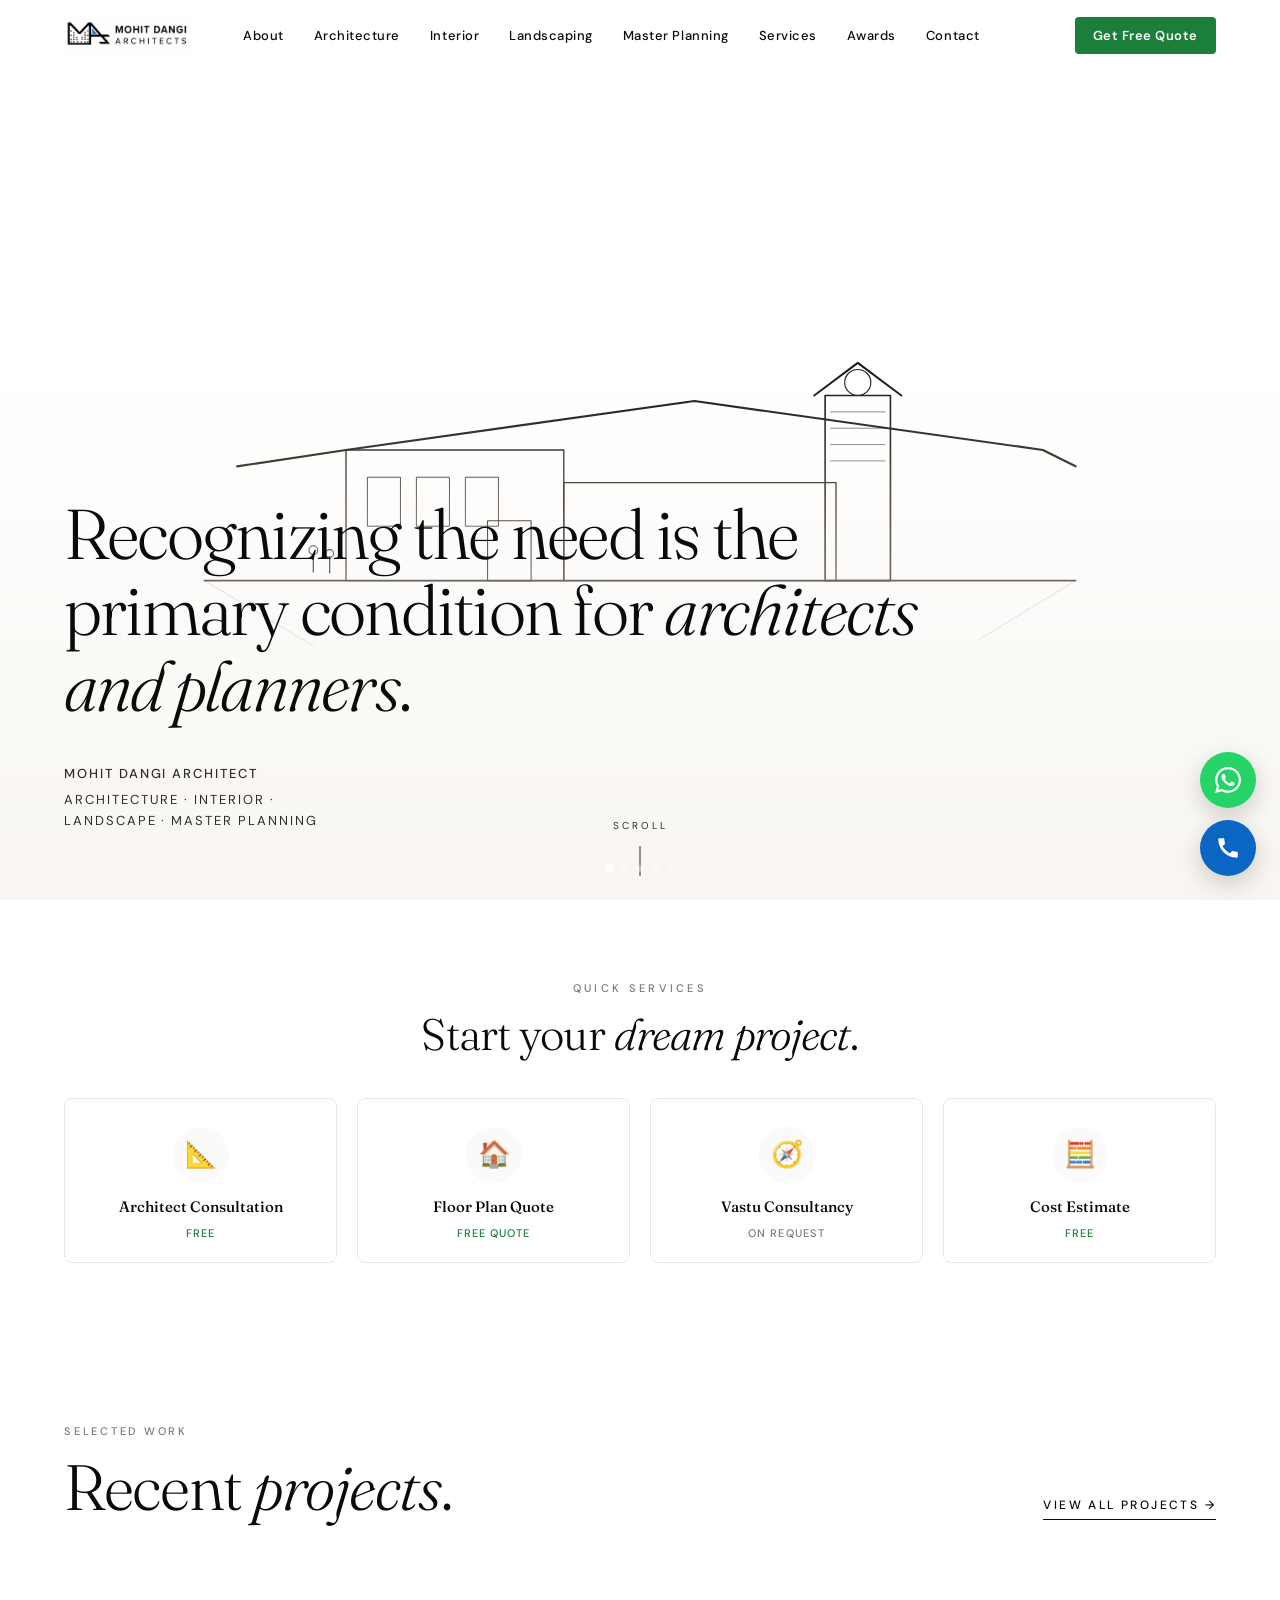
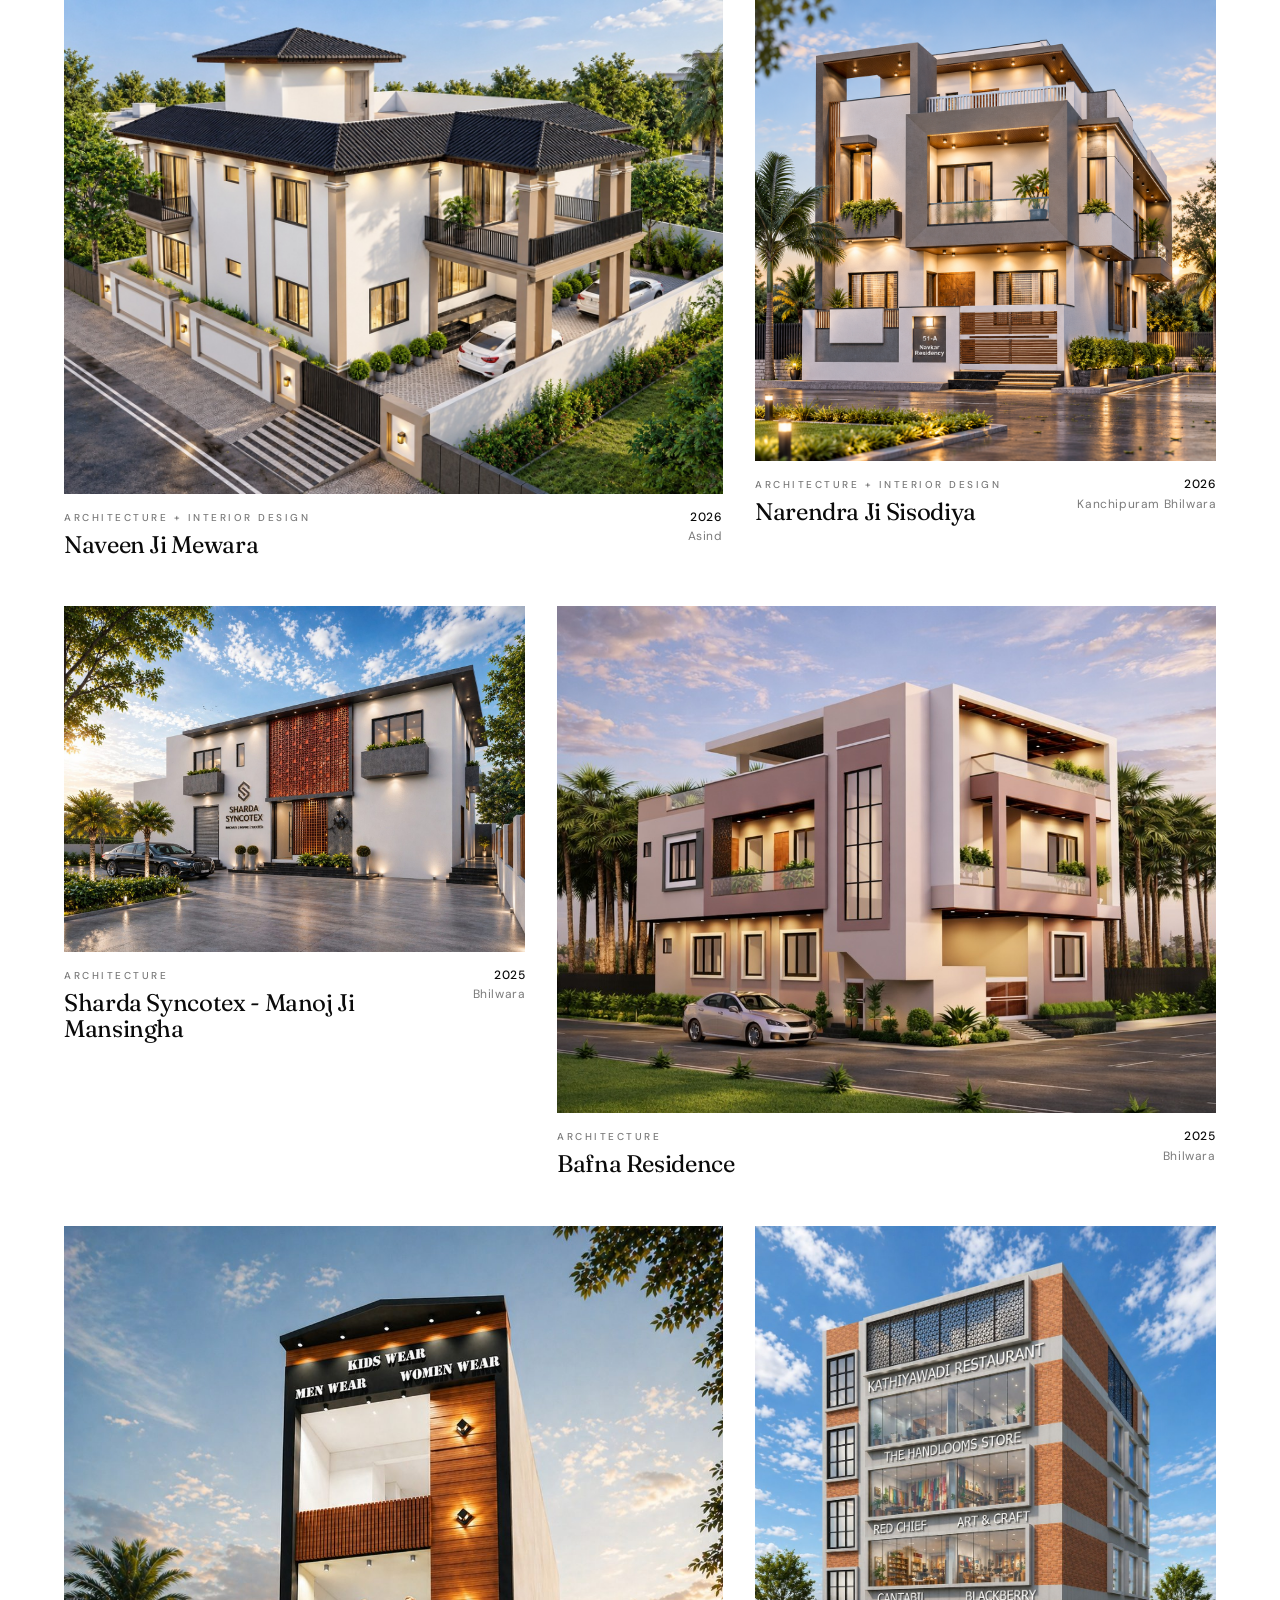
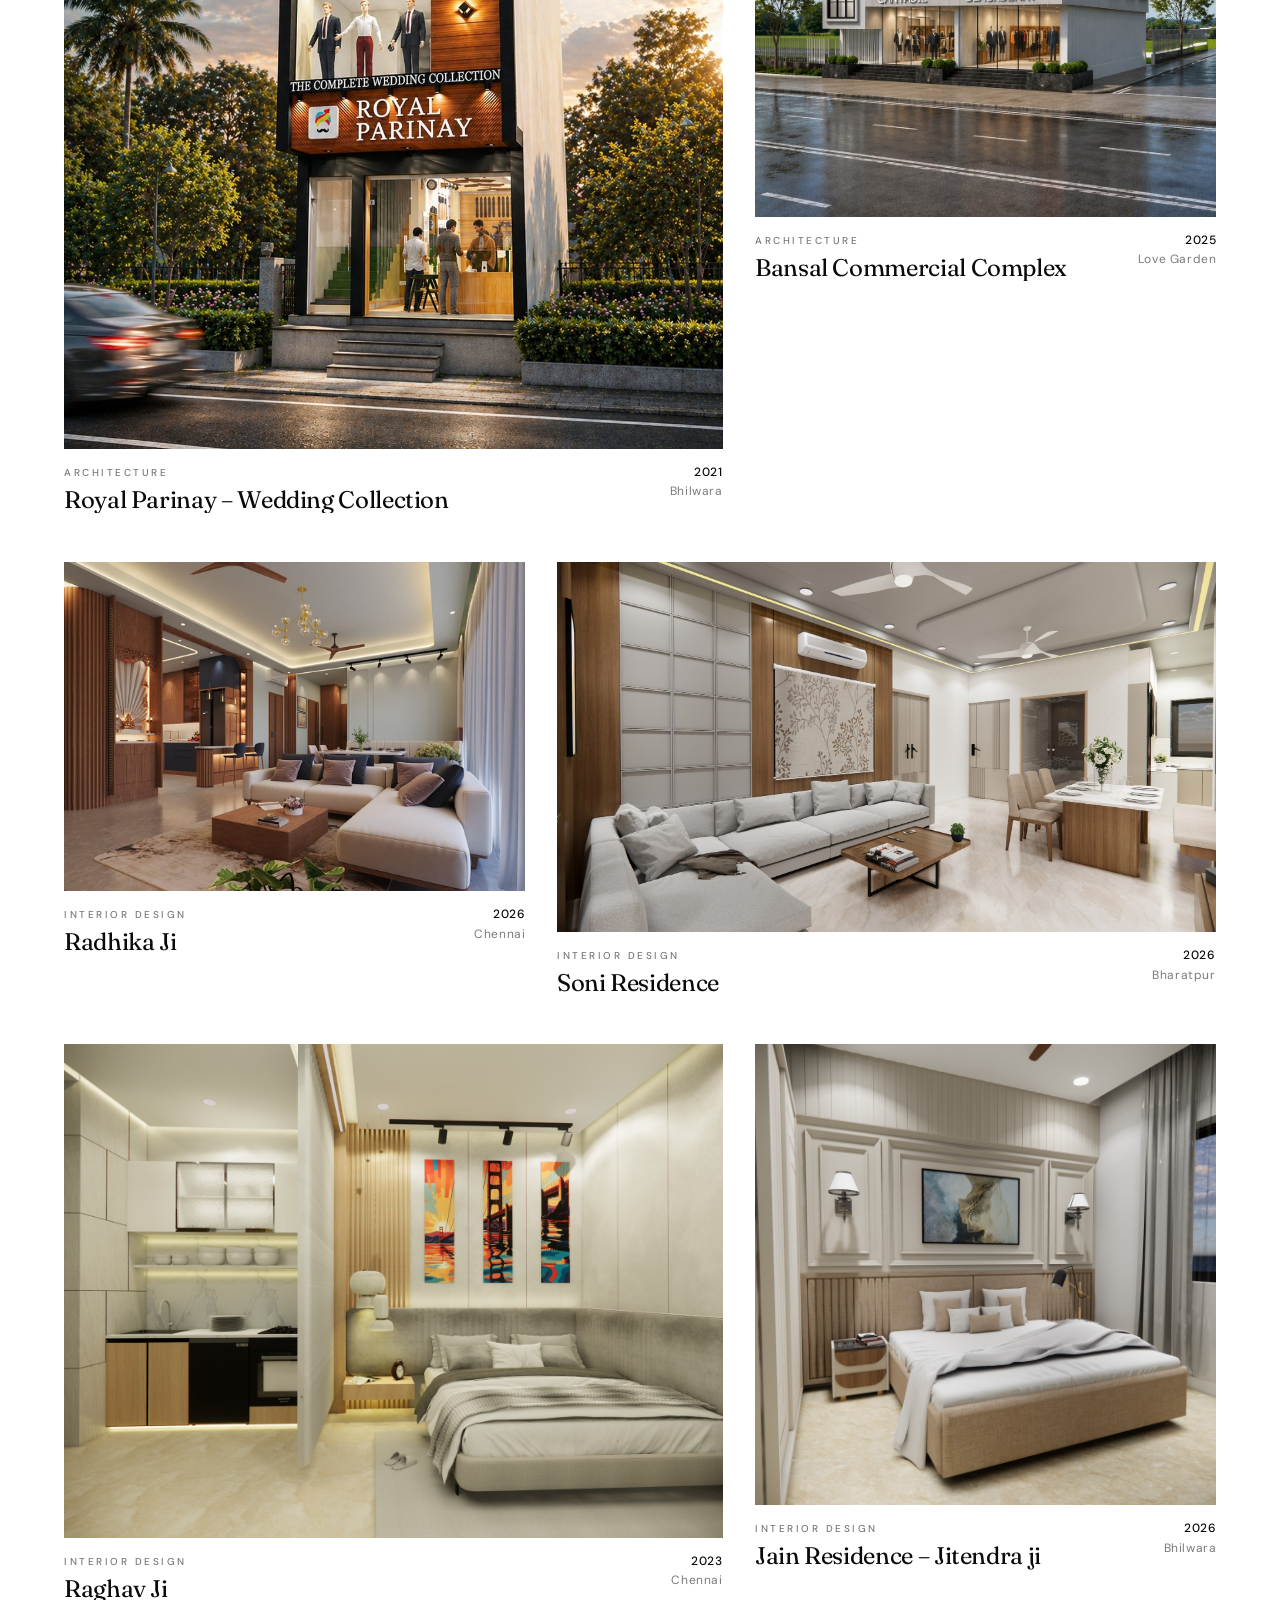
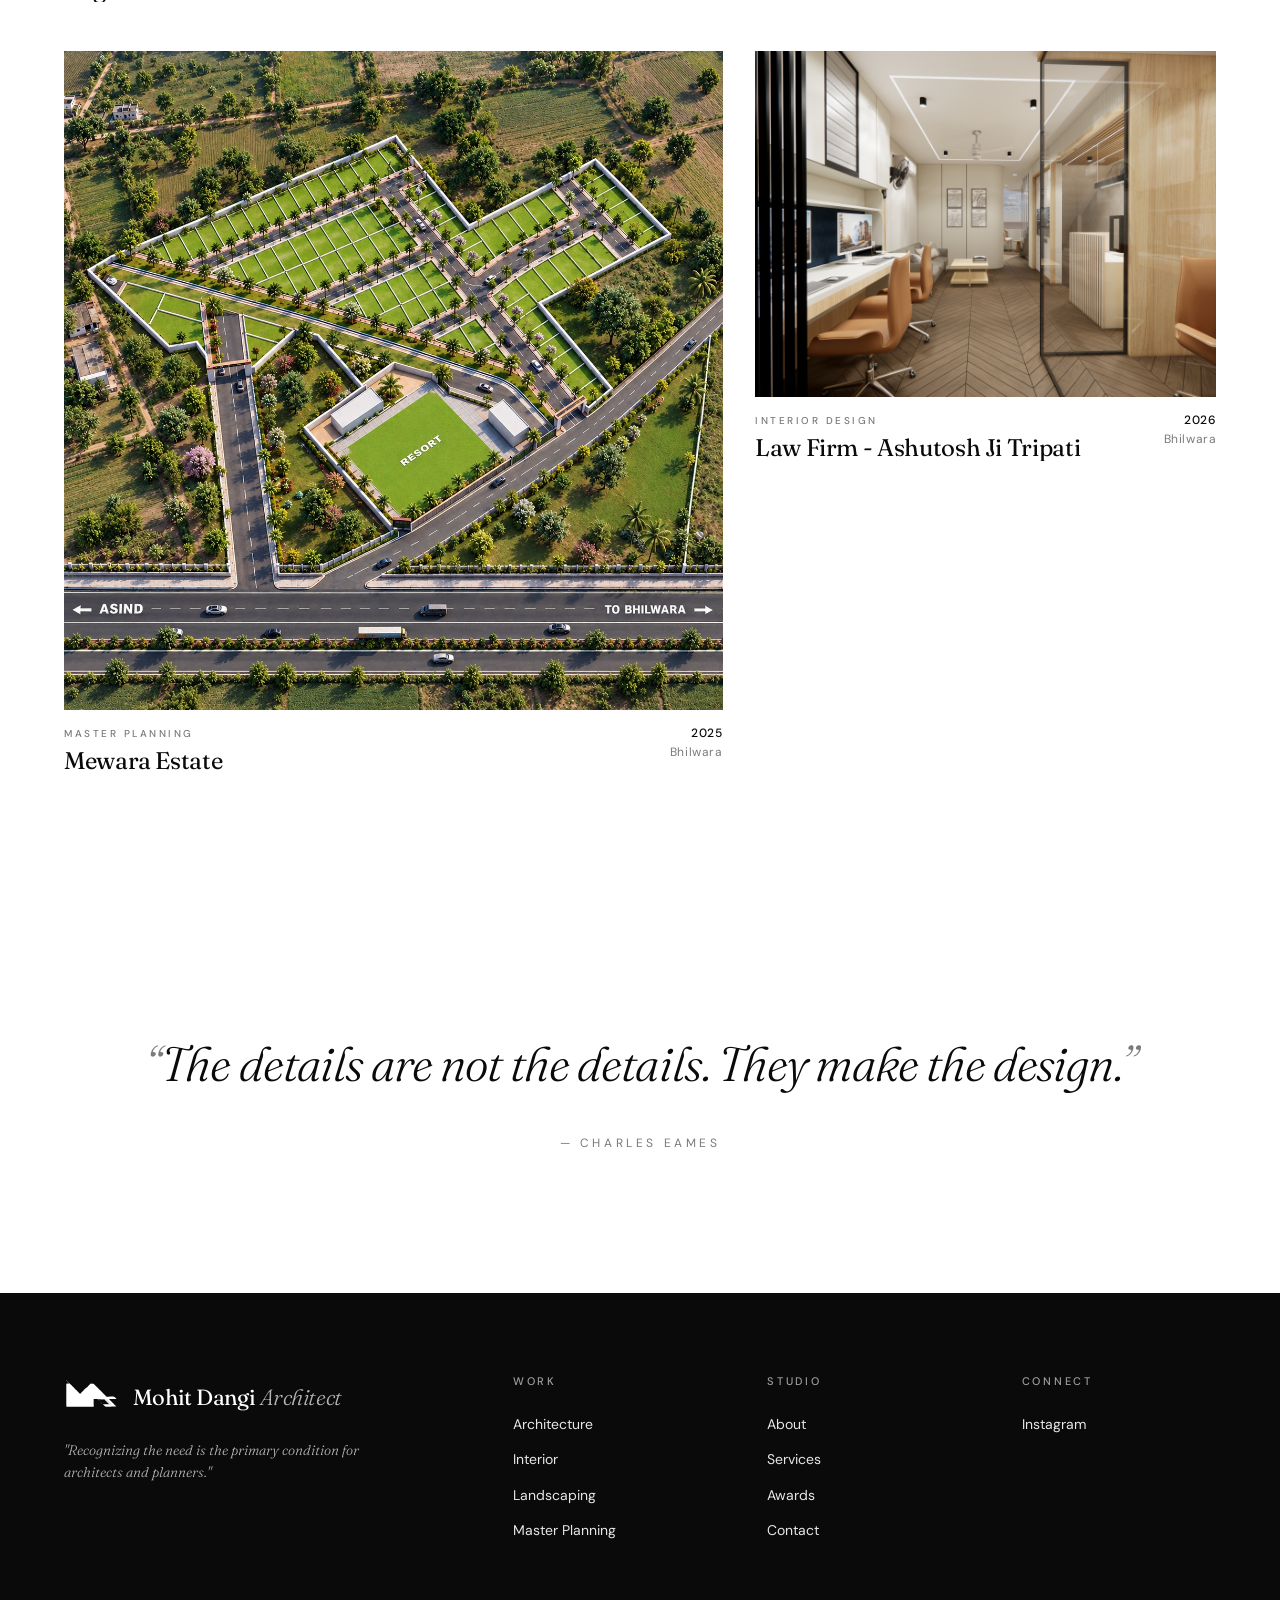
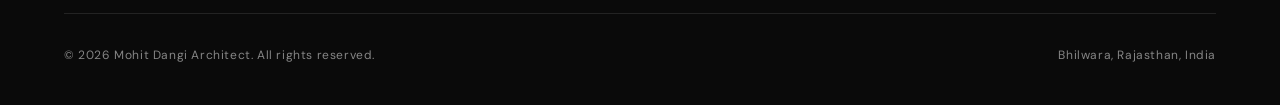
<file: index.html>
<!DOCTYPE html>
<html lang="en">
<head>
  <meta charset="UTF-8">
  <meta name="viewport" content="width=device-width, initial-scale=1.0">
  <title>Mohit Dangi Architect — Bhilwara, Rajasthan</title>
  <link rel="stylesheet" href="css/style.css">
</head>
<body>

  <section class="hero">
    <div class="hero-image" id="hero-image">
      <!-- Sketch slideshow injected by JS -->
    </div>
    <div class="hero-content">
      <h1 class="hero-title" id="hero-title">
        Recognizing the need is the primary condition for <em>architects and planners</em>.
      </h1>
      <div class="hero-meta">
        <strong>Mohit Dangi Architect</strong>
        Architecture · Interior · Landscape · Master Planning
      </div>
    </div>
    <div class="sketch-dots" id="sketch-dots"></div>
    <div class="hero-scroll">Scroll</div>
  </section>

  <section class="quick-services" id="quick-services"></section>

  <section class="section">
    <div class="section-header">
      <div class="section-header-left">
        <div class="eyebrow">Selected Work</div>
        <h2 class="section-title">Recent <em>projects</em>.</h2>
      </div>
      <a href="architecture.html" class="section-link">View All Projects →</a>
    </div>
    <div class="project-grid" id="home-projects">
      <div class="loading">Loading projects…</div>
    </div>
  </section>

  <section class="philosophy">
    <div class="philosophy-quote" id="philosophy-quote"></div>
    <div class="philosophy-author" id="philosophy-author"></div>
  </section>

  <script src="https://identity.netlify.com/v1/netlify-identity-widget.js"></script>
  <script>
    if (window.netlifyIdentity) {
      window.netlifyIdentity.on("init", function (user) {
        if (!user) {
          window.netlifyIdentity.on("login", function () {
            document.location.href = "/admin/";
          });
        }
      });
    }
  </script>

  <script src="js/main.js"></script>
</body>
</html>
</file>
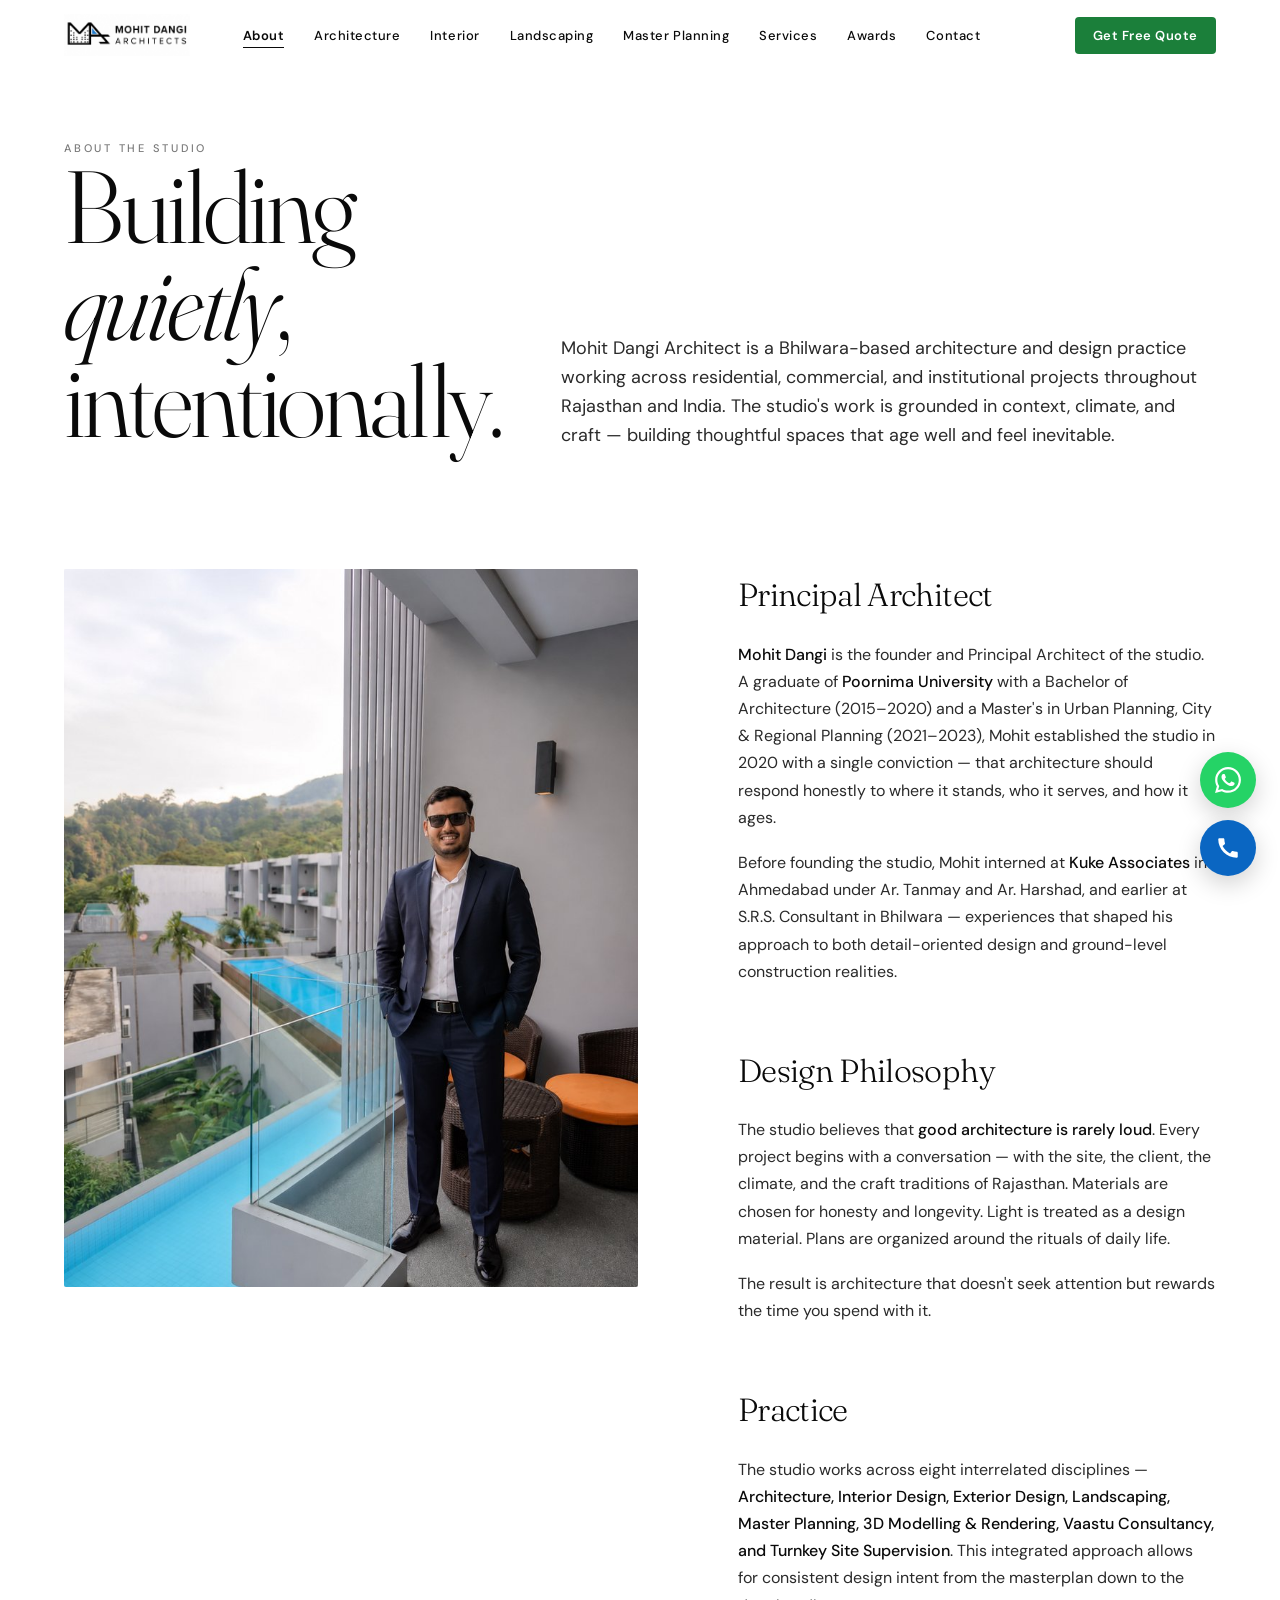
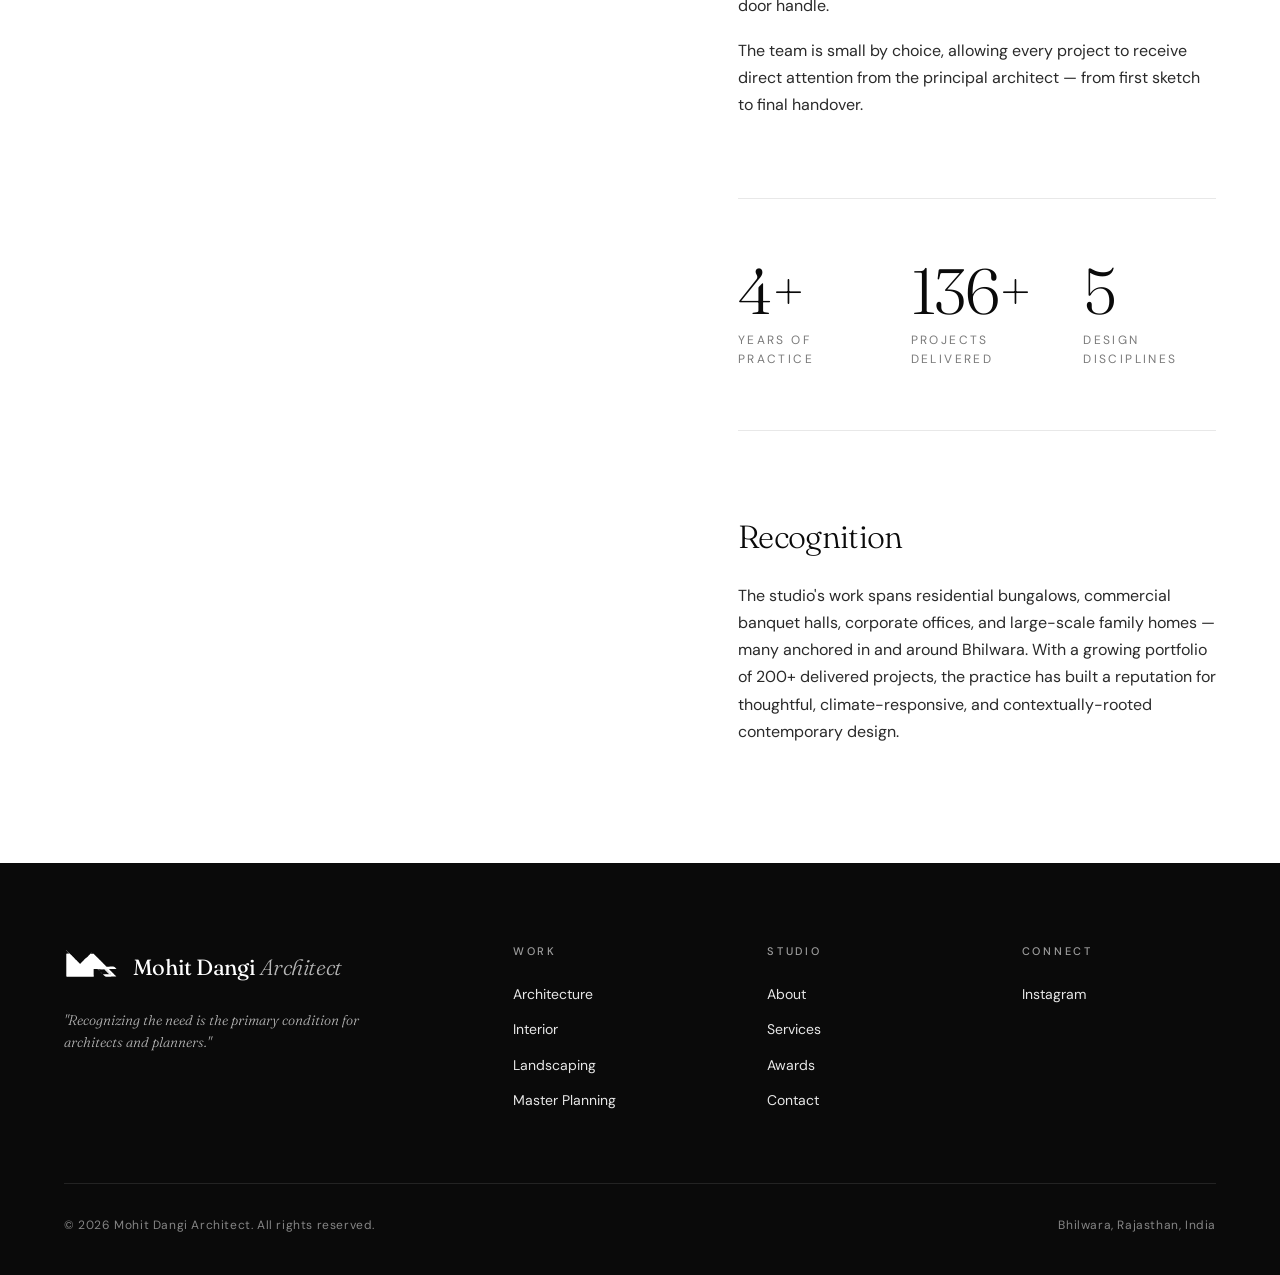
<file: about.html>
<!DOCTYPE html>
<html lang="en">
<head>
  <meta charset="UTF-8">
  <meta name="viewport" content="width=device-width, initial-scale=1.0">
  <title>About — Mohit Dangi Architect</title>
  <link rel="stylesheet" href="css/style.css">
</head>
<body>

  <header class="page-header">
    <div class="page-header-grid">
      <div>
        <div class="eyebrow">About the Studio</div>
        <h1 class="page-title">Building <em>quietly</em>, intentionally.</h1>
      </div>
      <p class="page-intro">
        Mohit Dangi Architect is a Bhilwara-based architecture and design practice working across residential, commercial, and institutional projects throughout Rajasthan and India. The studio's work is grounded in context, climate, and craft — building thoughtful spaces that age well and feel inevitable.
      </p>
    </div>
  </header>

  <section class="about-section">
    <div class="about-grid">
      <div class="about-image">
        <img src="images/founder.jpg" alt="Mohit Dangi — Principal Architect" style="width:100%;height:100%;object-fit:cover;border-radius:2px;">
      </div>
      <div class="about-text">
        <h3>Principal Architect</h3>
        <p>
          <strong>Mohit Dangi</strong> is the founder and Principal Architect of the studio. A graduate of <strong>Poornima University</strong> with a Bachelor of Architecture (2015–2020) and a Master's in Urban Planning, City &amp; Regional Planning (2021–2023), Mohit established the studio in 2020 with a single conviction — that architecture should respond honestly to where it stands, who it serves, and how it ages.
        </p>
        <p>
          Before founding the studio, Mohit interned at <strong>Kuke Associates</strong> in Ahmedabad under Ar. Tanmay and Ar. Harshad, and earlier at S.R.S. Consultant in Bhilwara — experiences that shaped his approach to both detail-oriented design and ground-level construction realities.
        </p>

        <h3>Design Philosophy</h3>
        <p>
          The studio believes that <strong>good architecture is rarely loud</strong>. Every project begins with a conversation — with the site, the client, the climate, and the craft traditions of Rajasthan. Materials are chosen for honesty and longevity. Light is treated as a design material. Plans are organized around the rituals of daily life.
        </p>
        <p>
          The result is architecture that doesn't seek attention but rewards the time you spend with it.
        </p>

        <h3>Practice</h3>
        <p>
          The studio works across eight interrelated disciplines — <strong>Architecture, Interior Design, Exterior Design, Landscaping, Master Planning, 3D Modelling &amp; Rendering, Vaastu Consultancy, and Turnkey Site Supervision</strong>. This integrated approach allows for consistent design intent from the masterplan down to the door handle.
        </p>
        <p>
          The team is small by choice, allowing every project to receive direct attention from the principal architect — from first sketch to final handover.
        </p>

        <div class="about-stats">
          <div>
            <div class="stat-num" data-counter="6" data-suffix="+">0</div>
            <div class="stat-label">Years of Practice</div>
          </div>
          <div>
            <div class="stat-num" data-counter="200" data-suffix="+">0</div>
            <div class="stat-label">Projects Delivered</div>
          </div>
          <div>
            <div class="stat-num" data-counter="8" data-suffix="">0</div>
            <div class="stat-label">Design Disciplines</div>
          </div>
        </div>

        <h3>Recognition</h3>
        <p>
          The studio's work spans residential bungalows, commercial banquet halls, corporate offices, and large-scale family homes — many anchored in and around Bhilwara. With a growing portfolio of 200+ delivered projects, the practice has built a reputation for thoughtful, climate-responsive, and contextually-rooted contemporary design.
        </p>
      </div>
    </div>
  </section>

  <script src="js/main.js"></script>
</body>
</html>
</file>
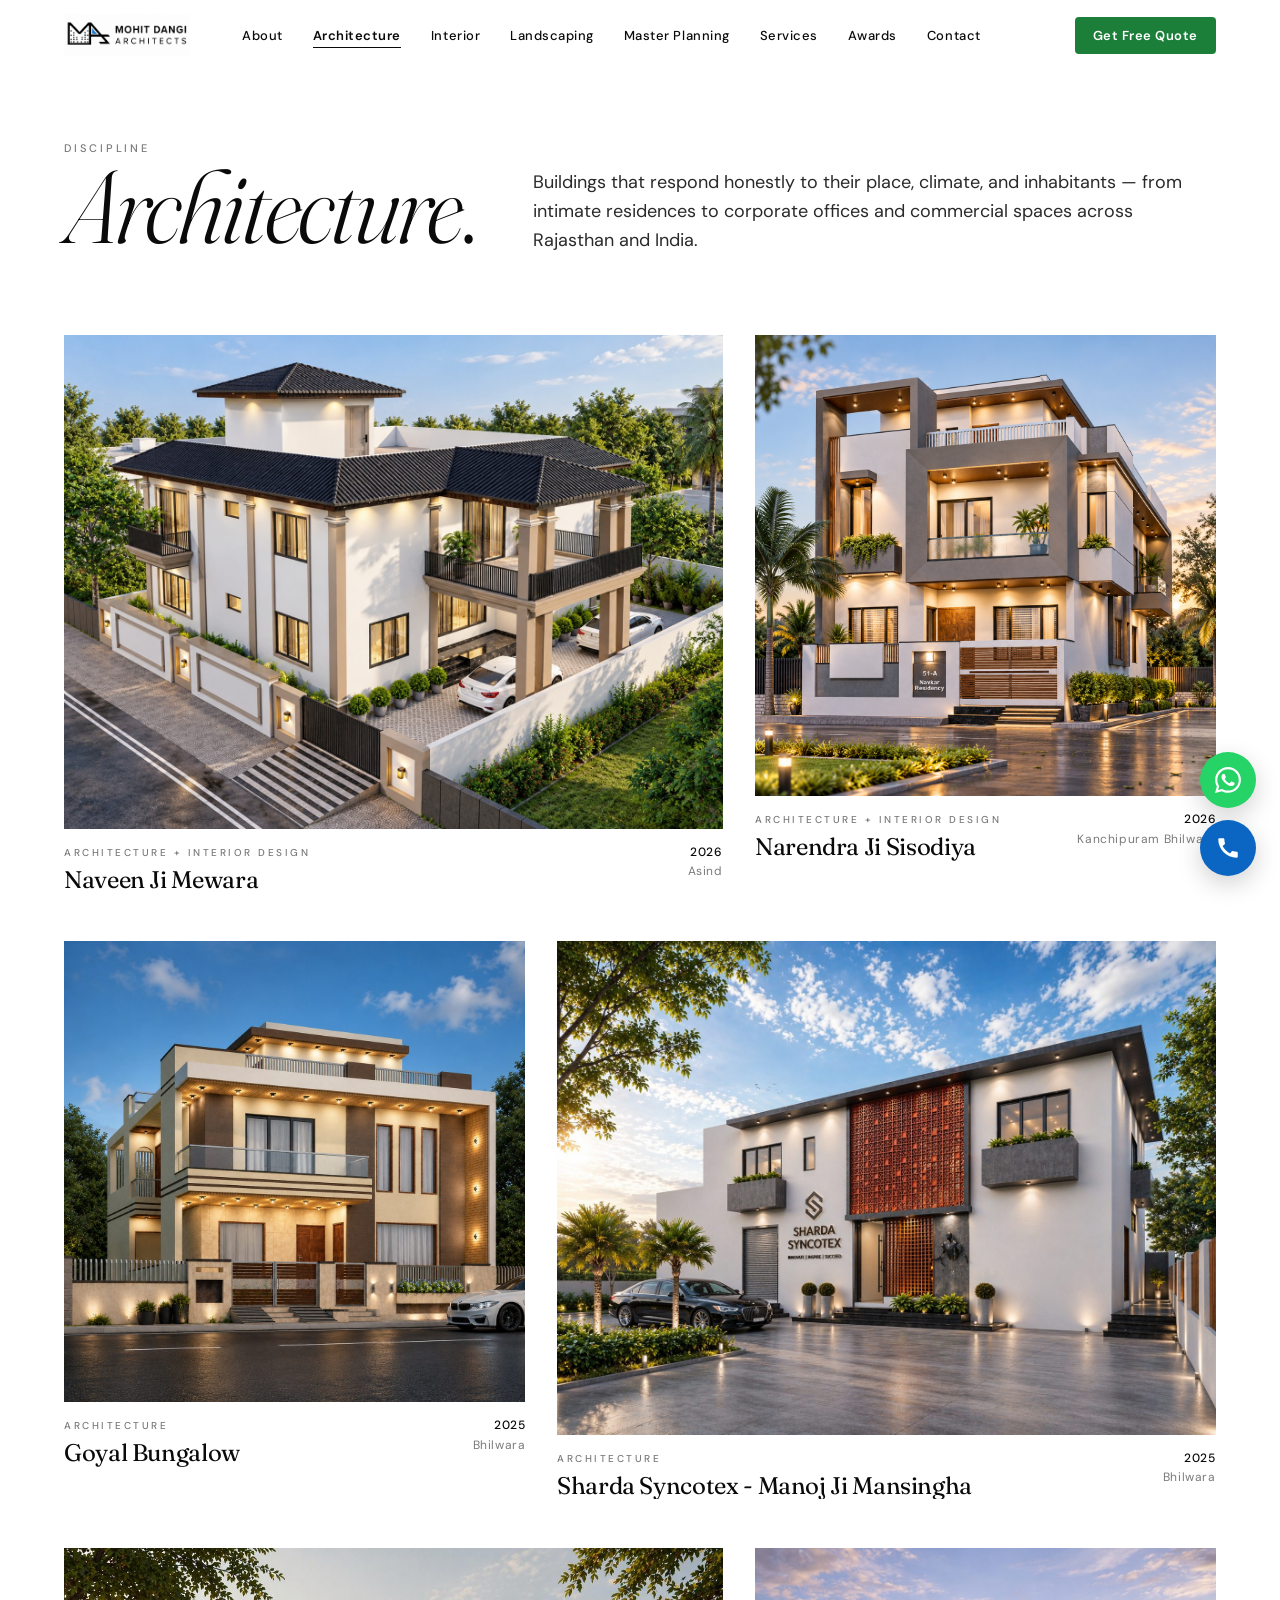
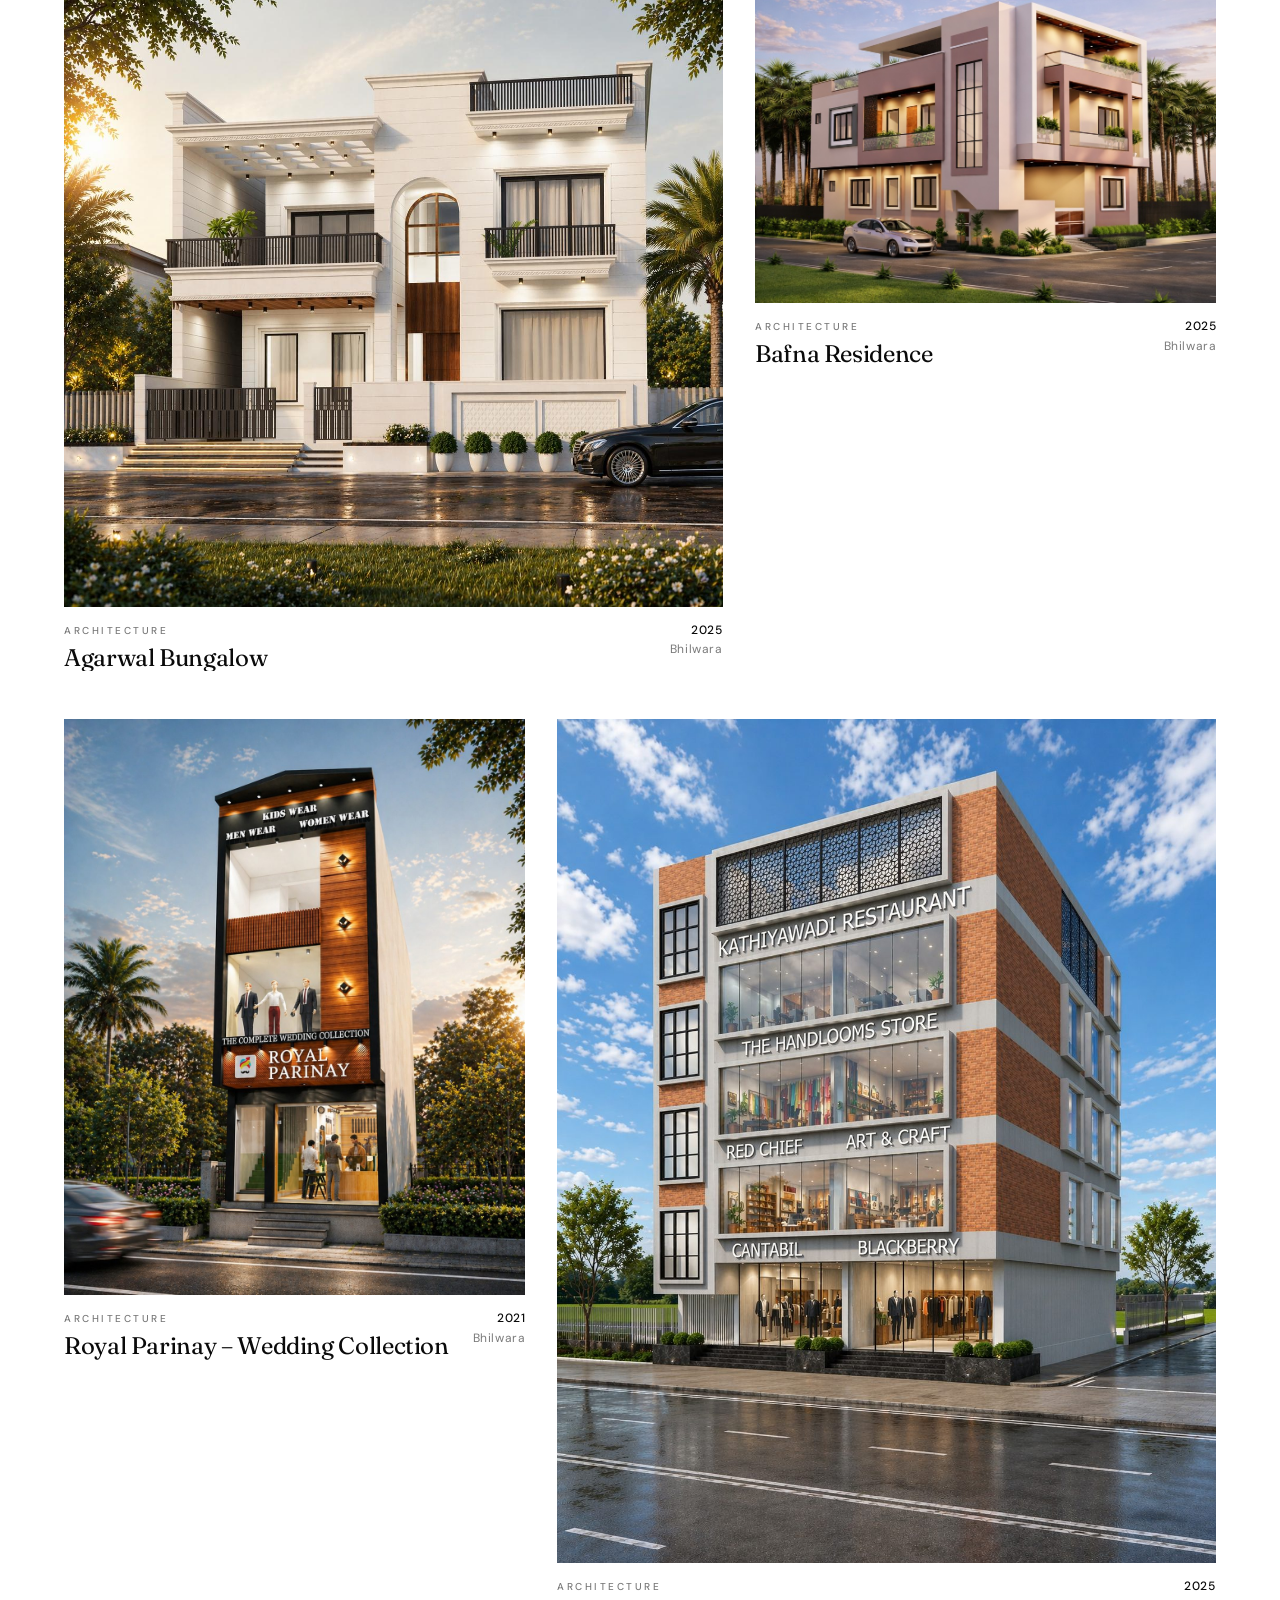
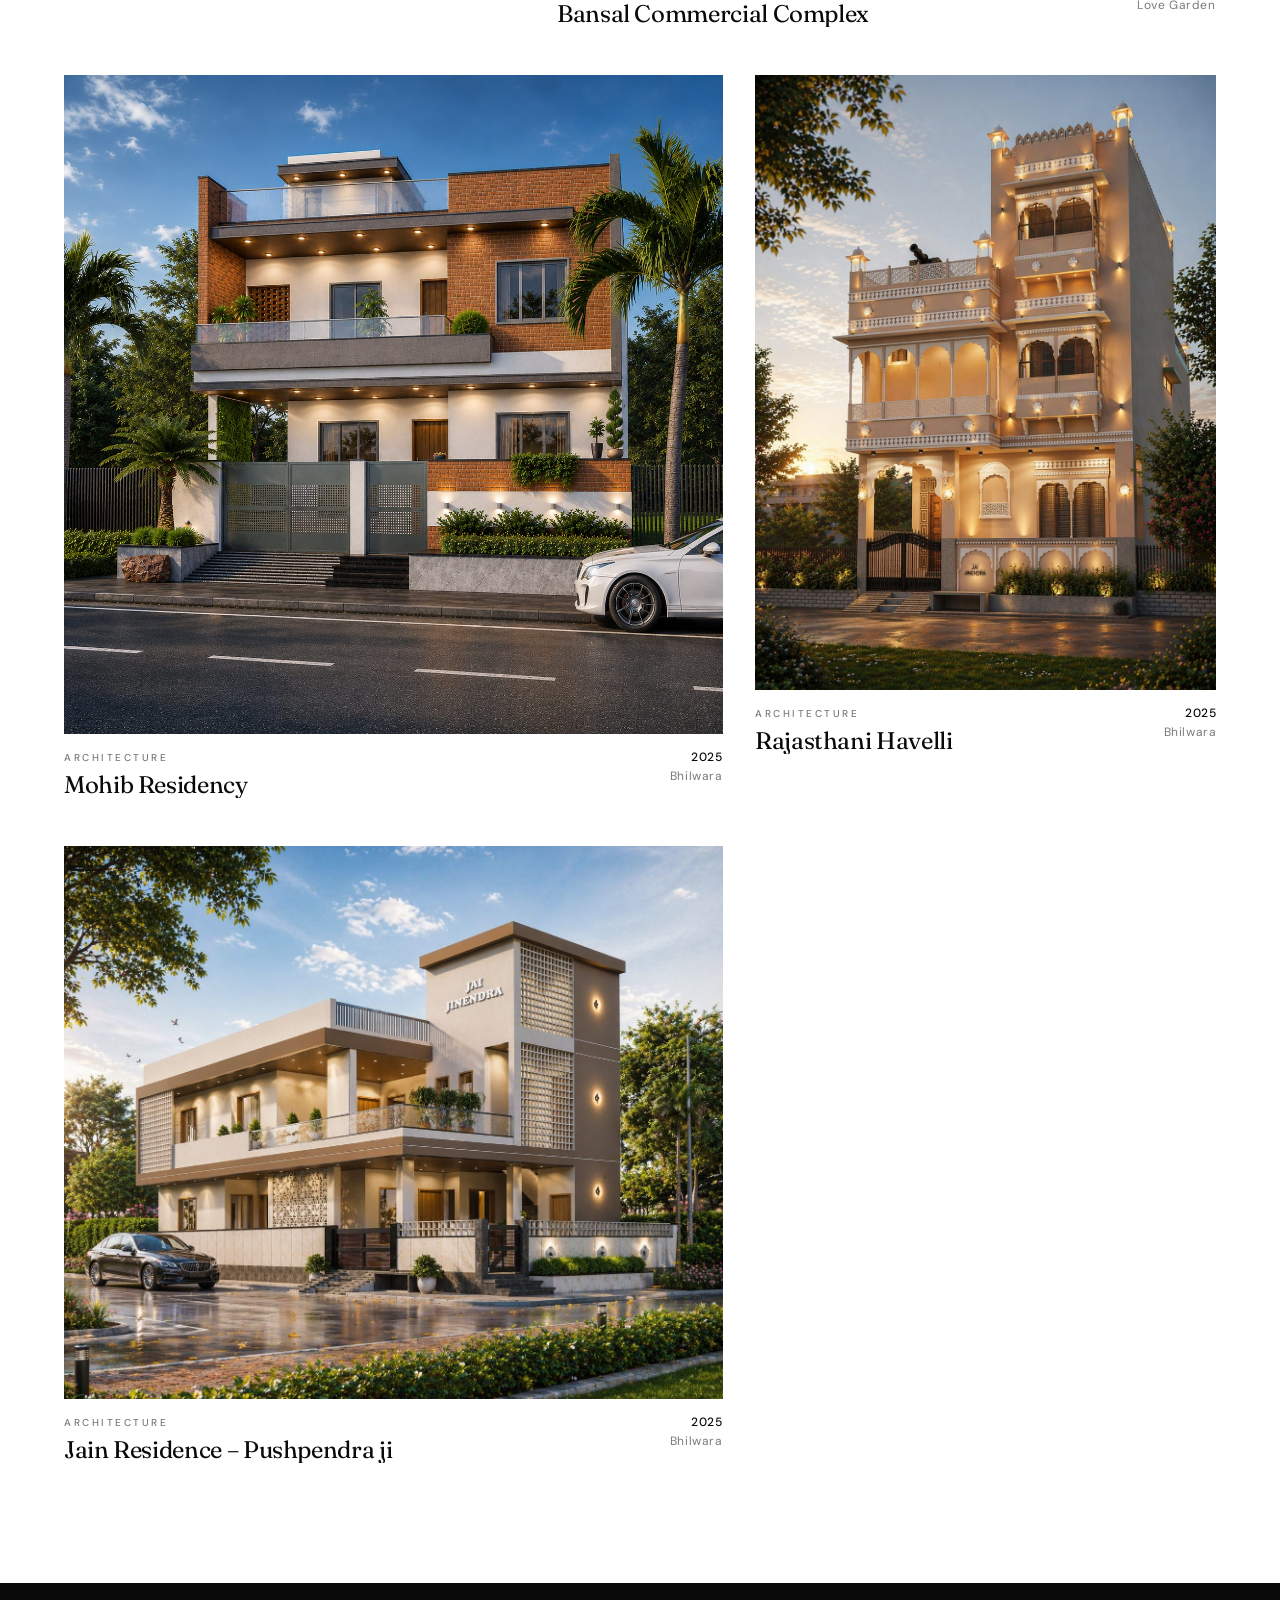
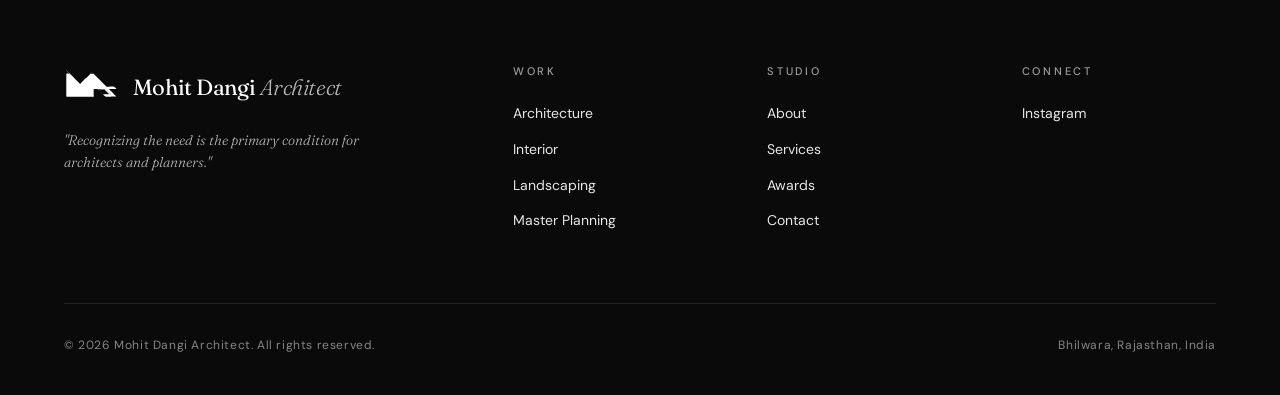
<file: architecture.html>
<!DOCTYPE html>
<html lang="en">
<head>
  <meta charset="UTF-8">
  <meta name="viewport" content="width=device-width, initial-scale=1.0">
  <title>Architecture — Mohit Dangi Architect</title>
  <link rel="stylesheet" href="css/style.css">
</head>
<body data-category="architecture">
  <header class="page-header">
    <div class="page-header-grid">
      <div>
        <div class="eyebrow">Discipline</div>
        <h1 class="page-title"><em>Architecture</em>.</h1>
      </div>
      <p class="page-intro">
        Buildings that respond honestly to their place, climate, and inhabitants — from intimate residences to corporate offices and commercial spaces across Rajasthan and India.
      </p>
    </div>
  </header>
  <section class="section" style="padding-top: 20px;">
    <div class="project-grid" id="category-projects">
      <div class="loading">Loading projects…</div>
    </div>
  </section>
  <script src="js/main.js"></script>
</body>
</html>
</file>
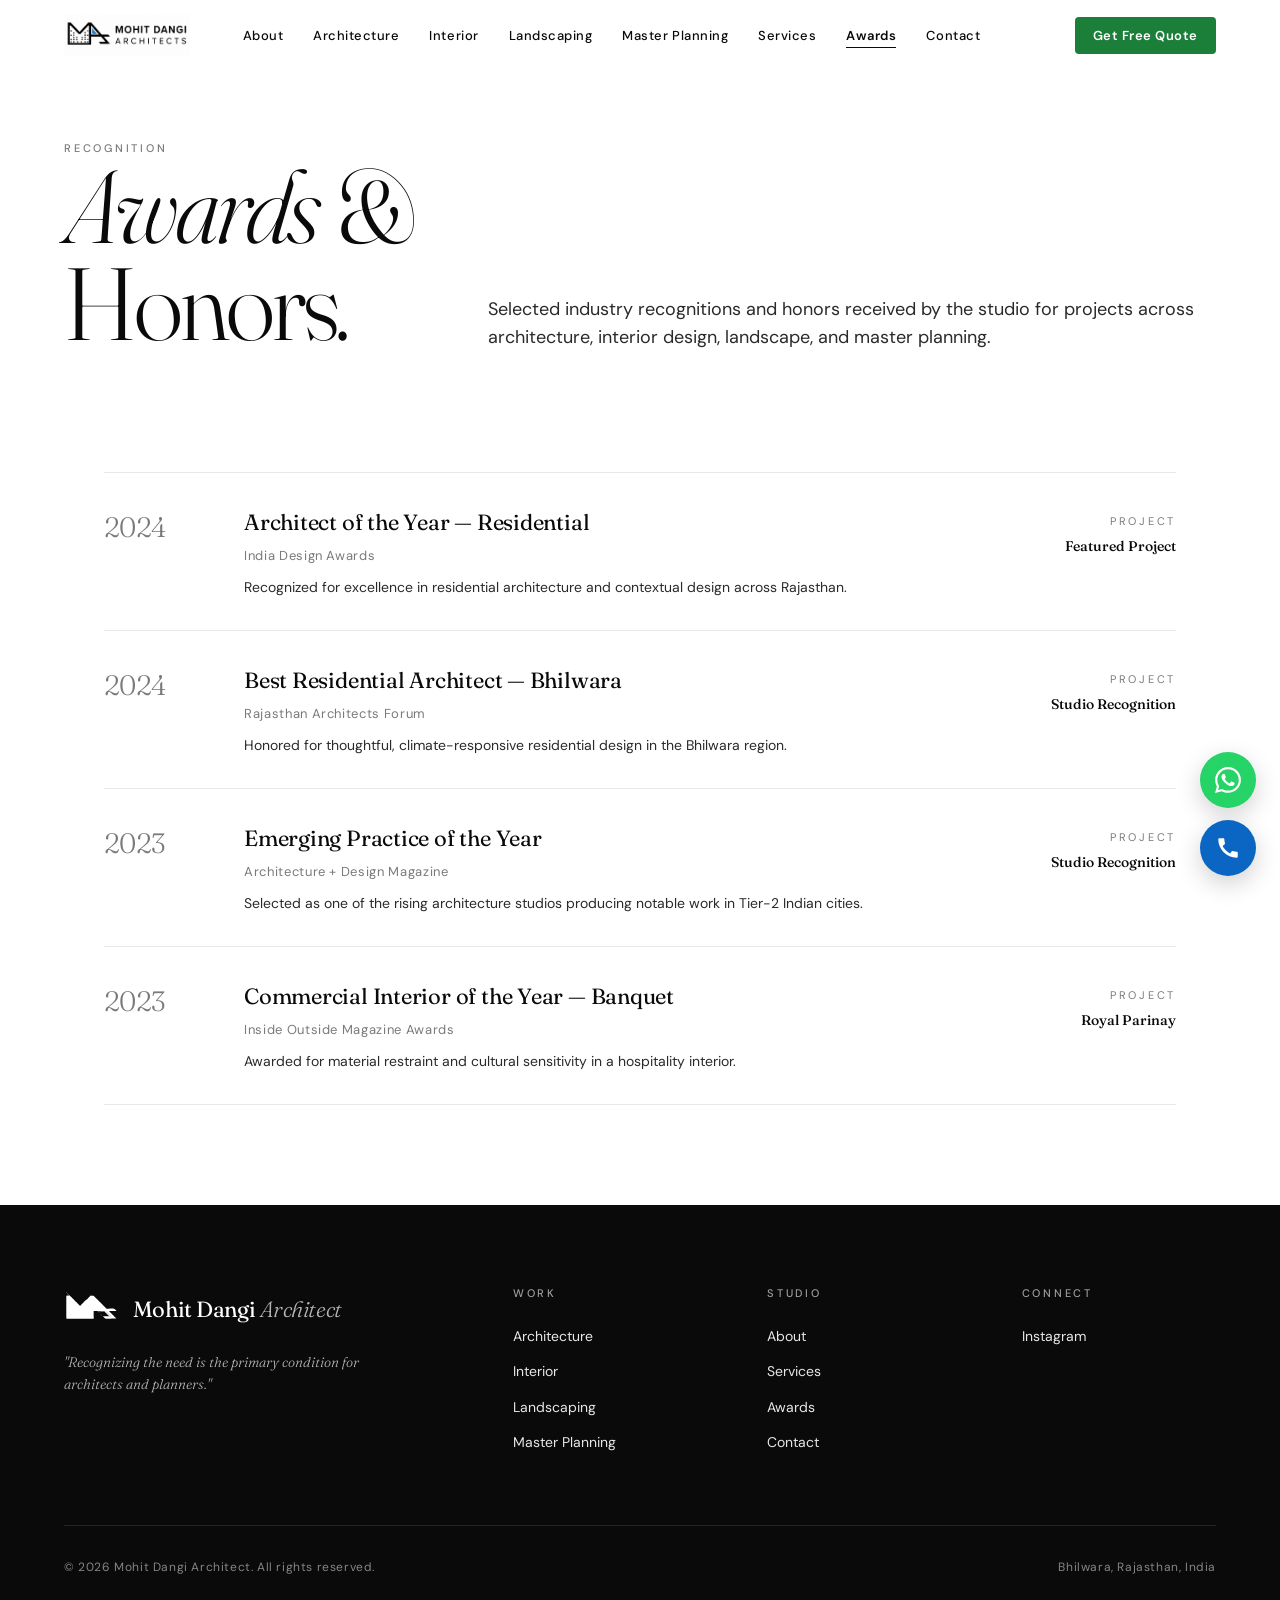
<file: awards.html>
<!DOCTYPE html>
<html lang="en">
<head>
  <meta charset="UTF-8">
  <meta name="viewport" content="width=device-width, initial-scale=1.0">
  <title>Awards — Mohit Dangi Architect</title>
  <link rel="stylesheet" href="css/style.css">
</head>
<body>
  <header class="page-header">
    <div class="page-header-grid">
      <div>
        <div class="eyebrow">Recognition</div>
        <h1 class="page-title"><em>Awards</em> &amp; Honors.</h1>
      </div>
      <p class="page-intro">
        Selected industry recognitions and honors received by the studio for projects across architecture, interior design, landscape, and master planning.
      </p>
    </div>
  </header>

  <section class="awards-list" id="awards-list">
    <div class="loading">Loading awards…</div>
  </section>

  <script src="js/main.js"></script>
</body>
</html>
</file>
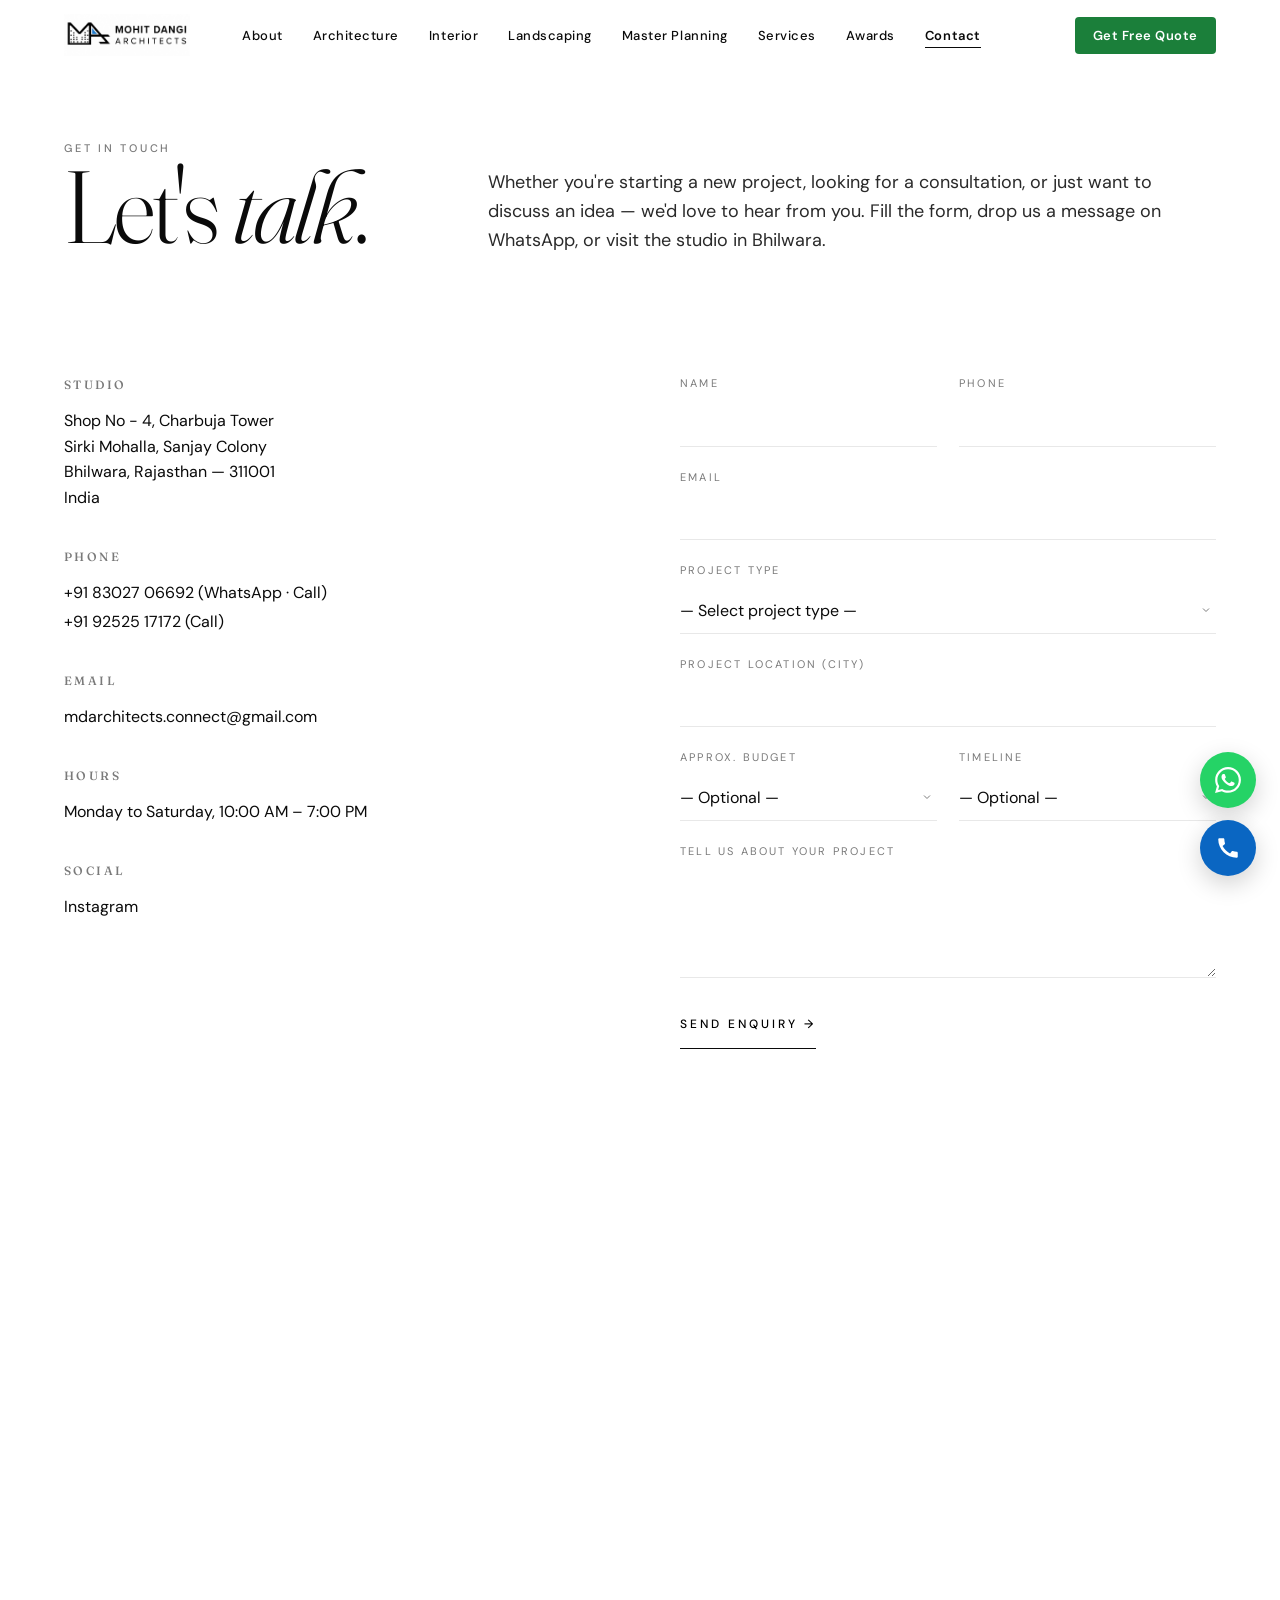
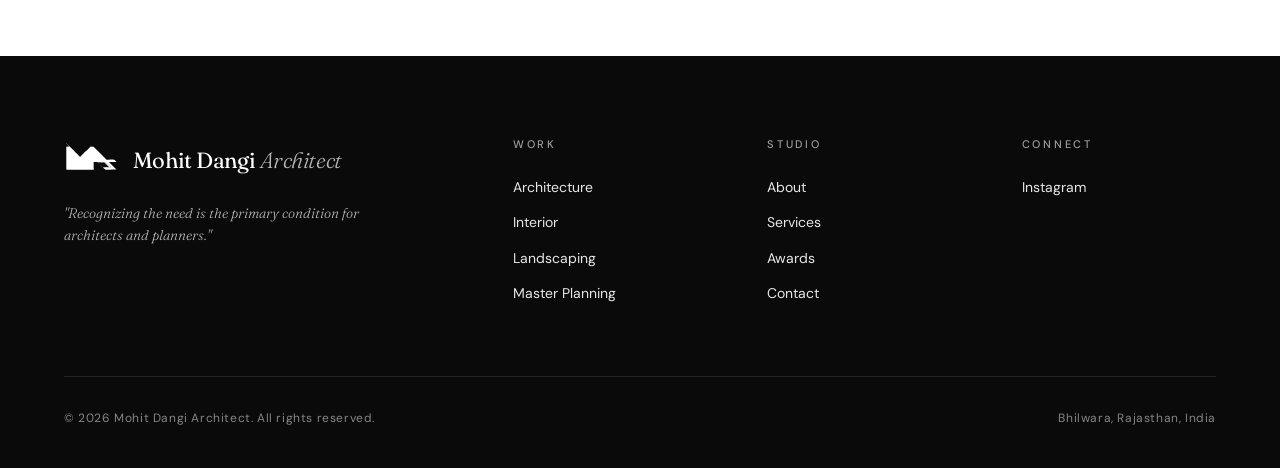
<file: contact.html>
<!DOCTYPE html>
<html lang="en">
<head>
  <meta charset="UTF-8">
  <meta name="viewport" content="width=device-width, initial-scale=1.0">
  <title>Contact — Mohit Dangi Architect</title>
  <link rel="stylesheet" href="css/style.css">
</head>
<body>
  <header class="page-header">
    <div class="page-header-grid">
      <div>
        <div class="eyebrow">Get in Touch</div>
        <h1 class="page-title">Let's <em>talk</em>.</h1>
      </div>
      <p class="page-intro">
        Whether you're starting a new project, looking for a consultation, or just want to discuss an idea — we'd love to hear from you. Fill the form, drop us a message on WhatsApp, or visit the studio in Bhilwara.
      </p>
    </div>
  </header>

  <section class="contact-section" id="contact-content">
    <div class="loading">Loading…</div>
  </section>

  <script src="js/main.js"></script>
</body>
</html>
</file>
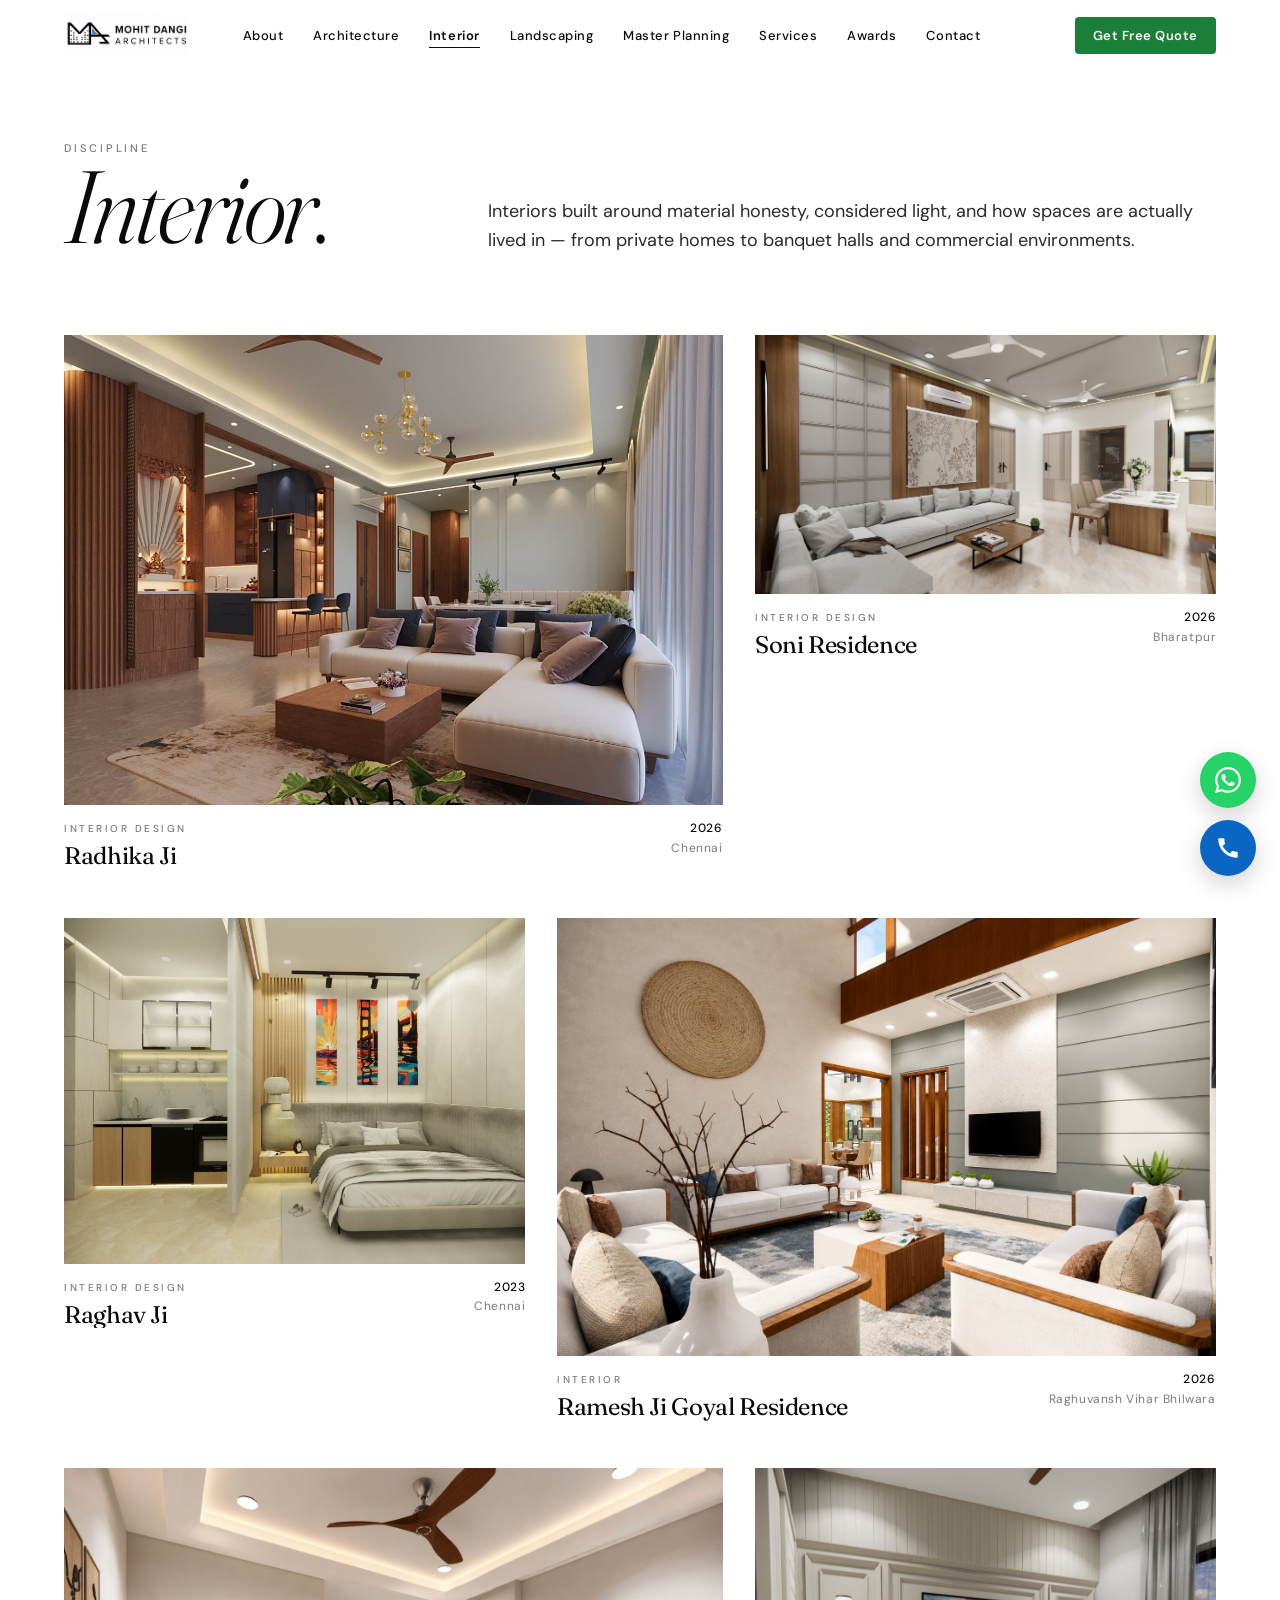
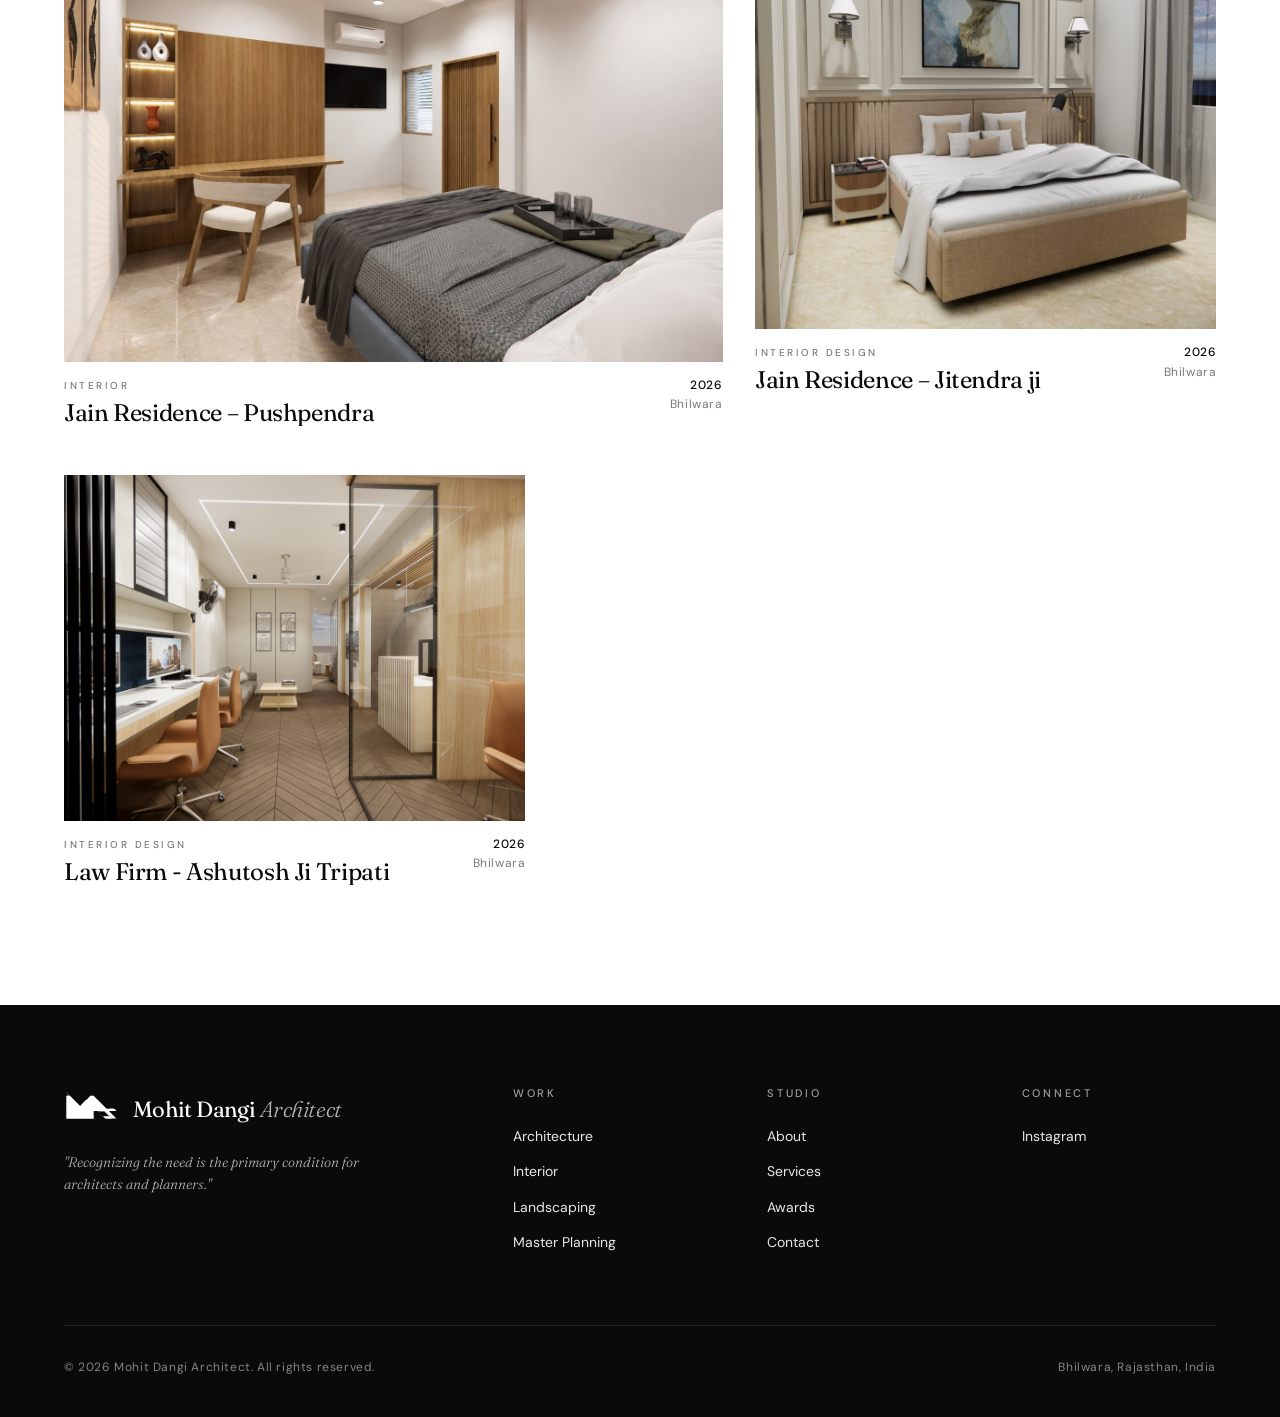
<file: interior.html>
<!DOCTYPE html>
<html lang="en">
<head>
  <meta charset="UTF-8">
  <meta name="viewport" content="width=device-width, initial-scale=1.0">
  <title>Interior — Mohit Dangi Architect</title>
  <link rel="stylesheet" href="css/style.css">
</head>
<body data-category="interior">
  <header class="page-header">
    <div class="page-header-grid">
      <div>
        <div class="eyebrow">Discipline</div>
        <h1 class="page-title"><em>Interior</em>.</h1>
      </div>
      <p class="page-intro">
        Interiors built around material honesty, considered light, and how spaces are actually lived in — from private homes to banquet halls and commercial environments.
      </p>
    </div>
  </header>
  <section class="section" style="padding-top: 20px;">
    <div class="project-grid" id="category-projects">
      <div class="loading">Loading projects…</div>
    </div>
  </section>
  <script src="js/main.js"></script>
</body>
</html>
</file>
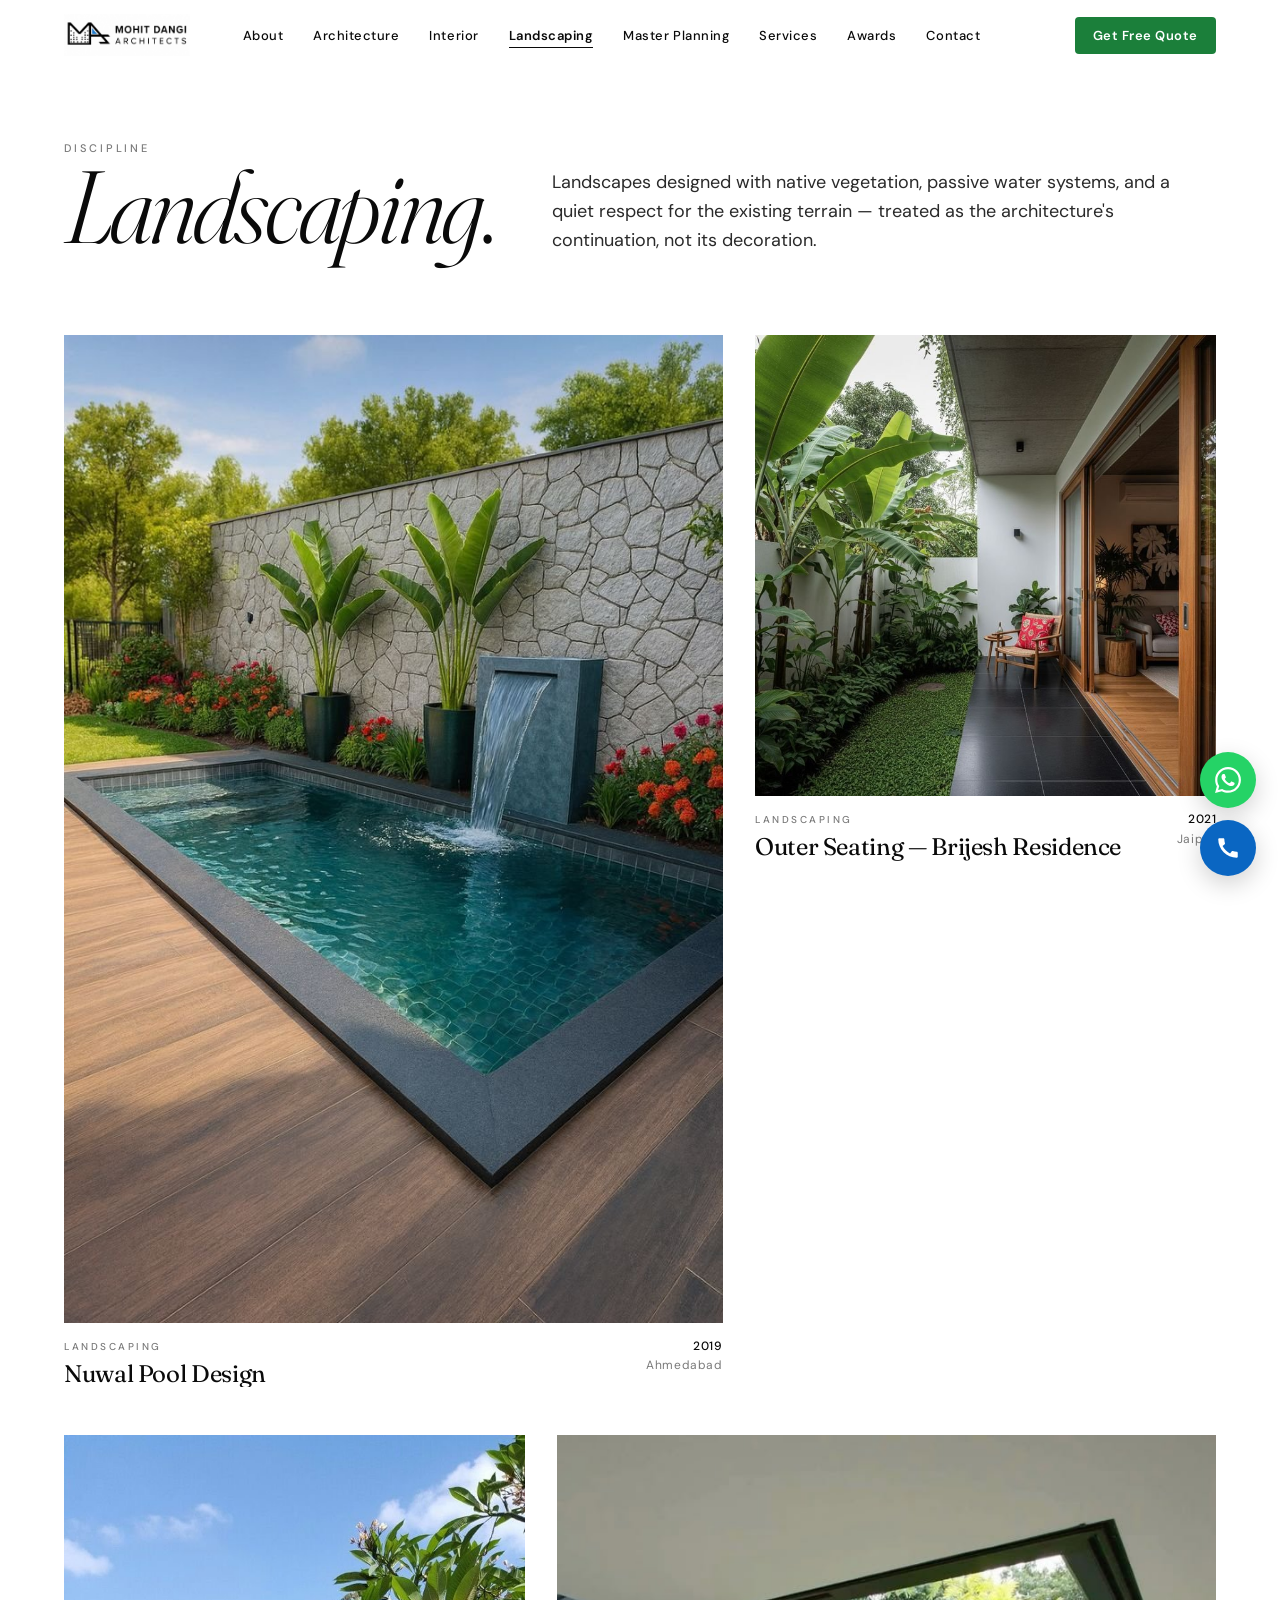
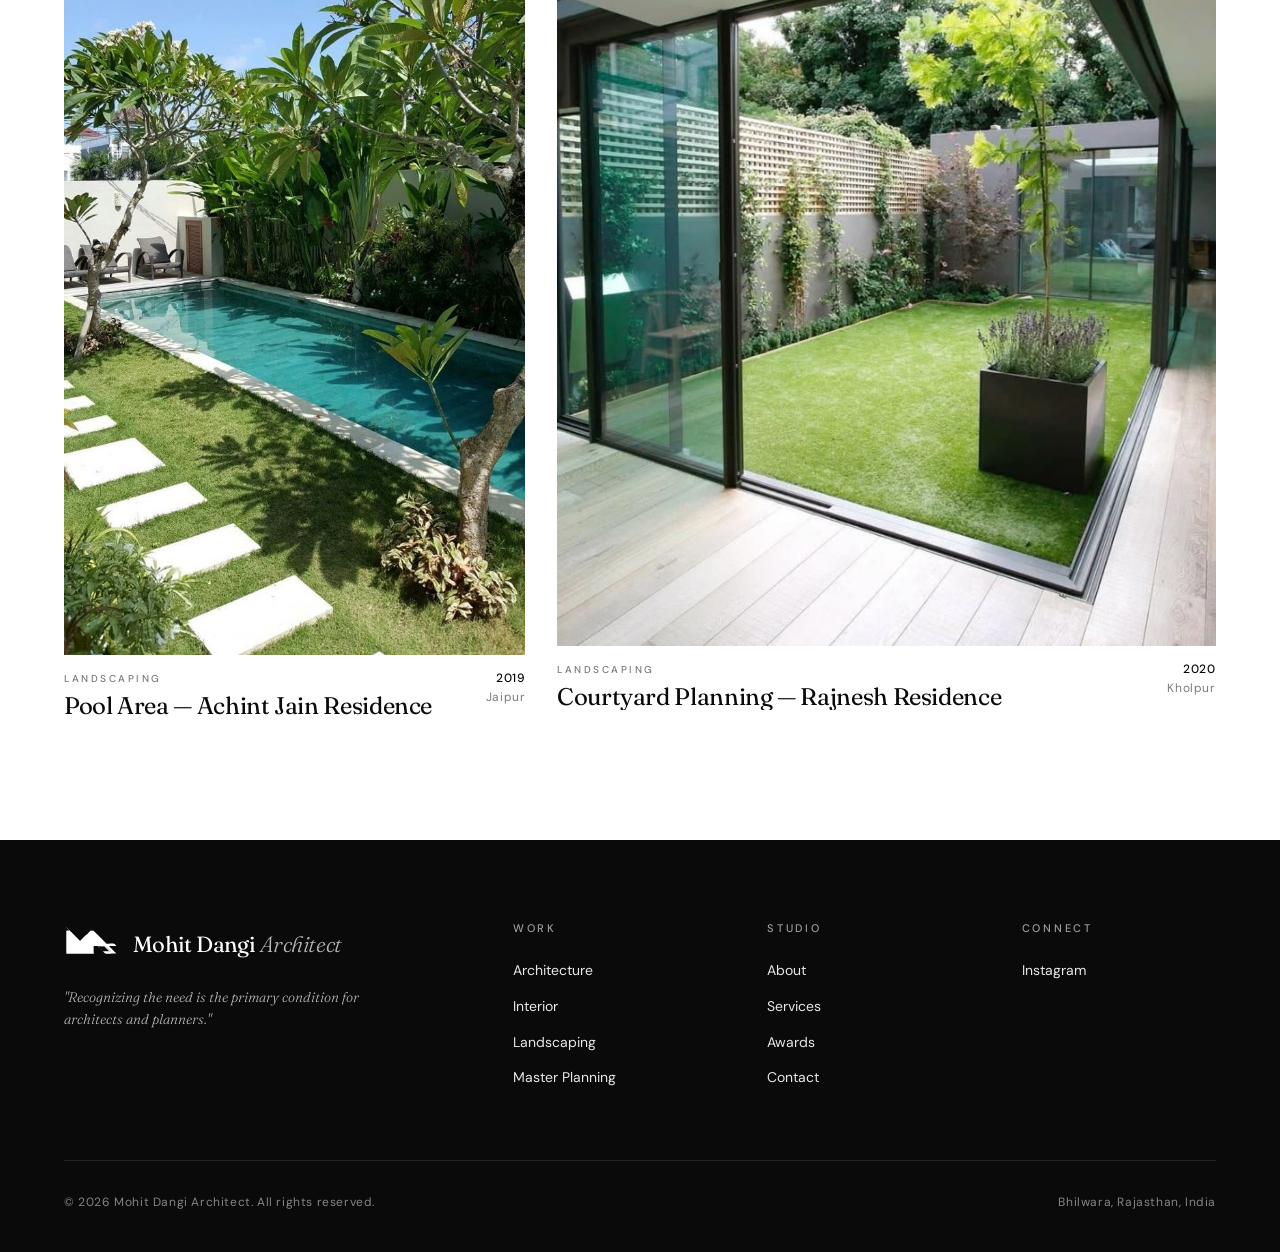
<file: landscaping.html>
<!DOCTYPE html>
<html lang="en">
<head>
  <meta charset="UTF-8">
  <meta name="viewport" content="width=device-width, initial-scale=1.0">
  <title>Landscaping — Mohit Dangi Architect</title>
  <link rel="stylesheet" href="css/style.css">
</head>
<body data-category="landscaping">
  <header class="page-header">
    <div class="page-header-grid">
      <div>
        <div class="eyebrow">Discipline</div>
        <h1 class="page-title"><em>Landscaping</em>.</h1>
      </div>
      <p class="page-intro">
        Landscapes designed with native vegetation, passive water systems, and a quiet respect for the existing terrain — treated as the architecture's continuation, not its decoration.
      </p>
    </div>
  </header>
  <section class="section" style="padding-top: 20px;">
    <div class="project-grid" id="category-projects">
      <div class="loading">Loading projects…</div>
    </div>
  </section>
  <script src="js/main.js"></script>
</body>
</html>
</file>
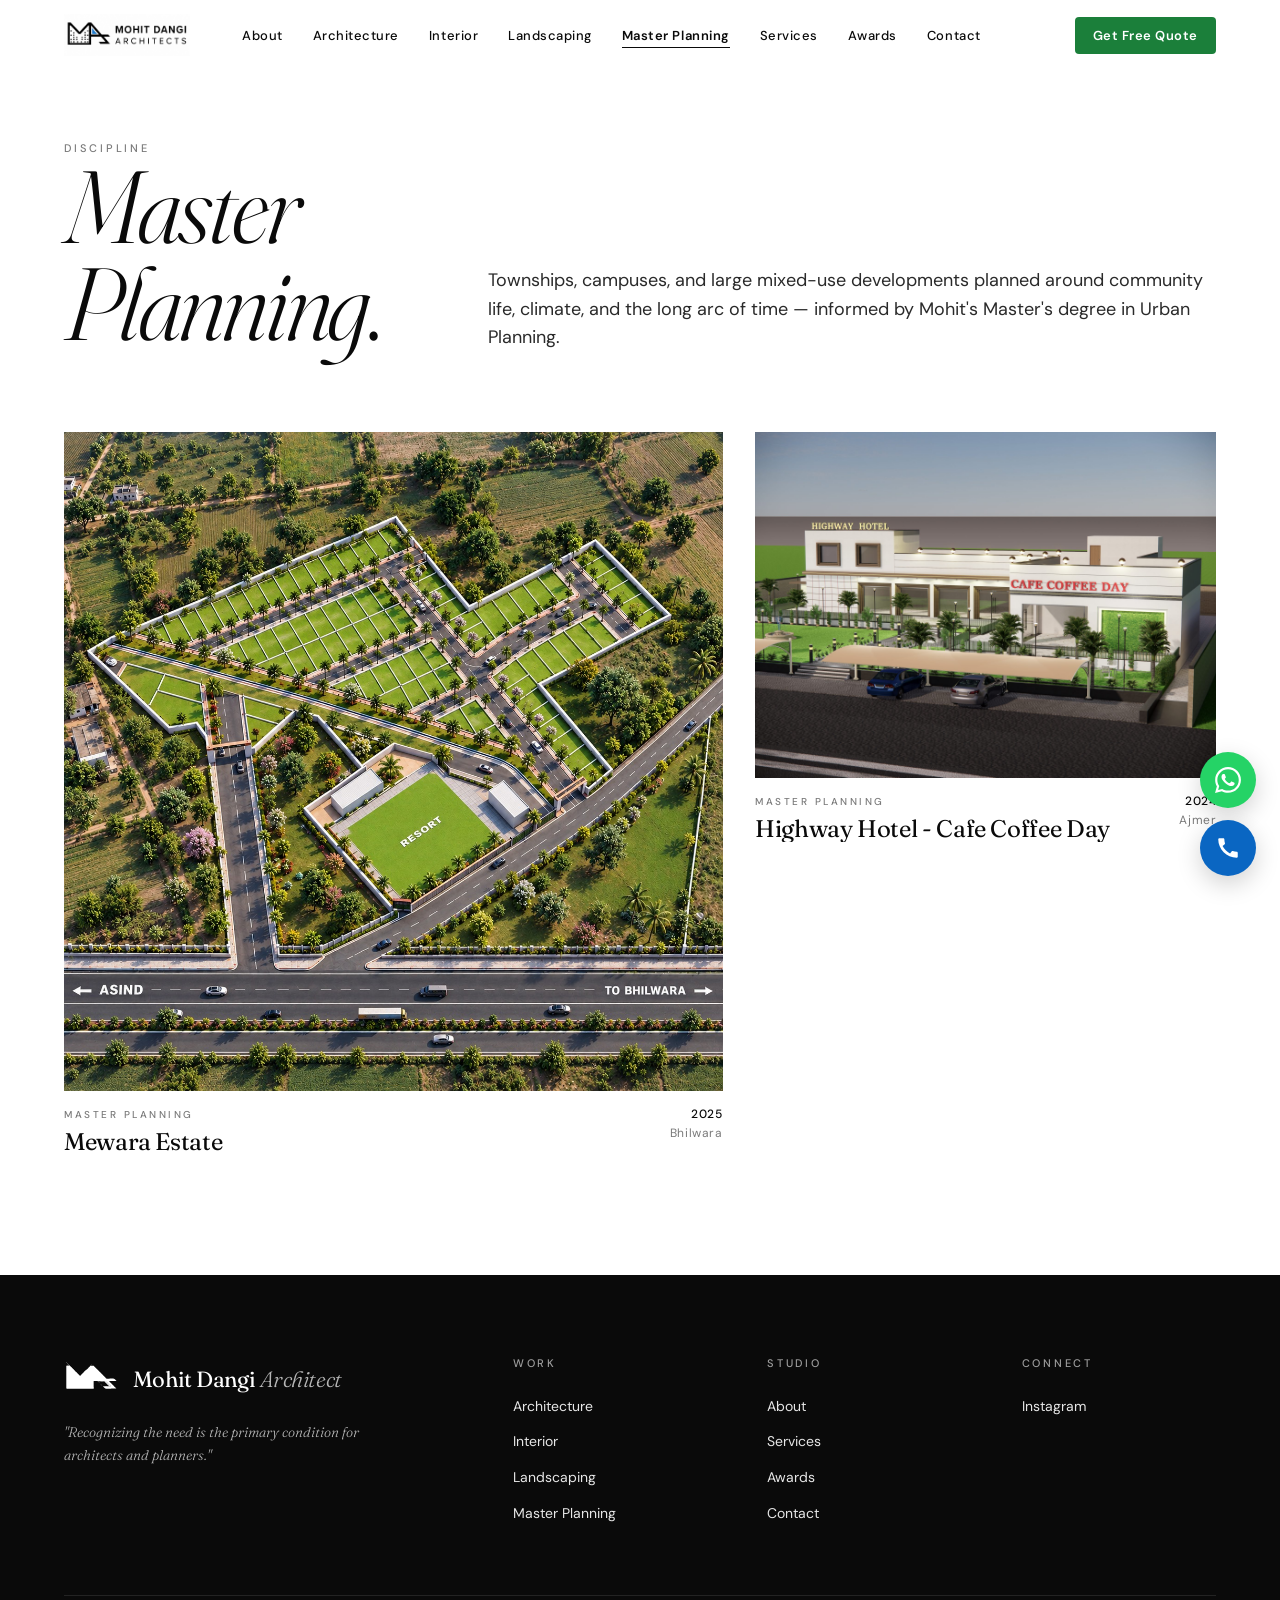
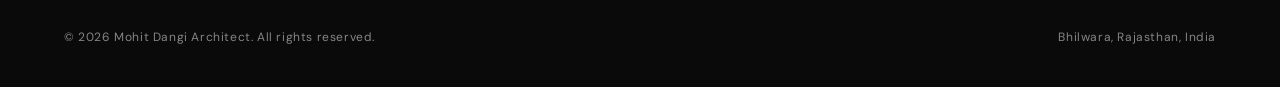
<file: master-planning.html>
<!DOCTYPE html>
<html lang="en">
<head>
  <meta charset="UTF-8">
  <meta name="viewport" content="width=device-width, initial-scale=1.0">
  <title>Master Planning — Mohit Dangi Architect</title>
  <link rel="stylesheet" href="css/style.css">
</head>
<body data-category="master-planning">
  <header class="page-header">
    <div class="page-header-grid">
      <div>
        <div class="eyebrow">Discipline</div>
        <h1 class="page-title"><em>Master Planning</em>.</h1>
      </div>
      <p class="page-intro">
        Townships, campuses, and large mixed-use developments planned around community life, climate, and the long arc of time — informed by Mohit's Master's degree in Urban Planning.
      </p>
    </div>
  </header>
  <section class="section" style="padding-top: 20px;">
    <div class="project-grid" id="category-projects">
      <div class="loading">Loading projects…</div>
    </div>
  </section>
  <script src="js/main.js"></script>
</body>
</html>
</file>
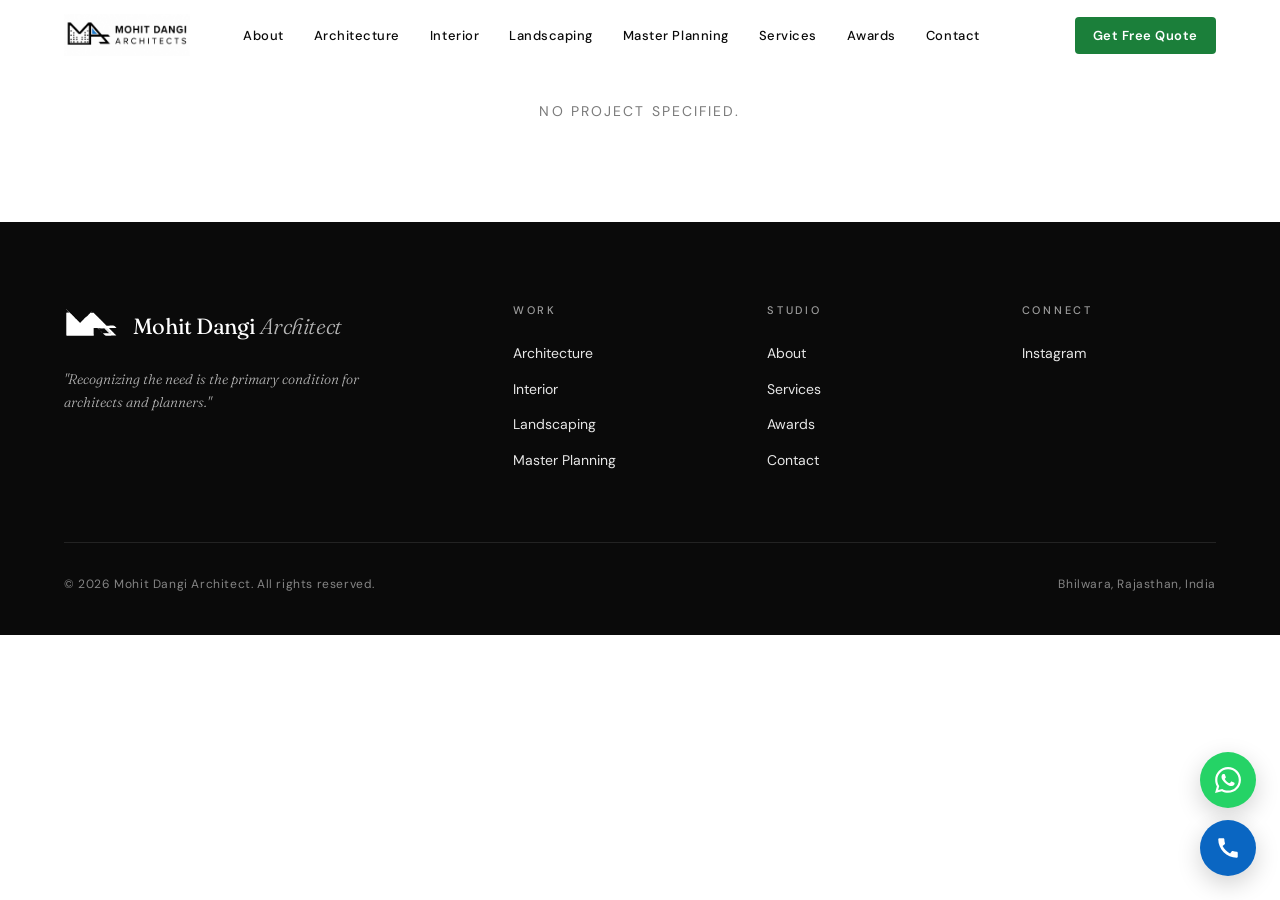
<file: project.html>
<!DOCTYPE html>
<html lang="en">
<head>
  <meta charset="UTF-8">
  <meta name="viewport" content="width=device-width, initial-scale=1.0">
  <title>Project — Mohit Dangi Architect</title>
  <link rel="stylesheet" href="css/style.css">
</head>
<body>
  <div id="project-content">
    <div class="loading" style="padding-top: 200px;">Loading project…</div>
  </div>
  <script src="js/main.js"></script>
</body>
</html>
</file>
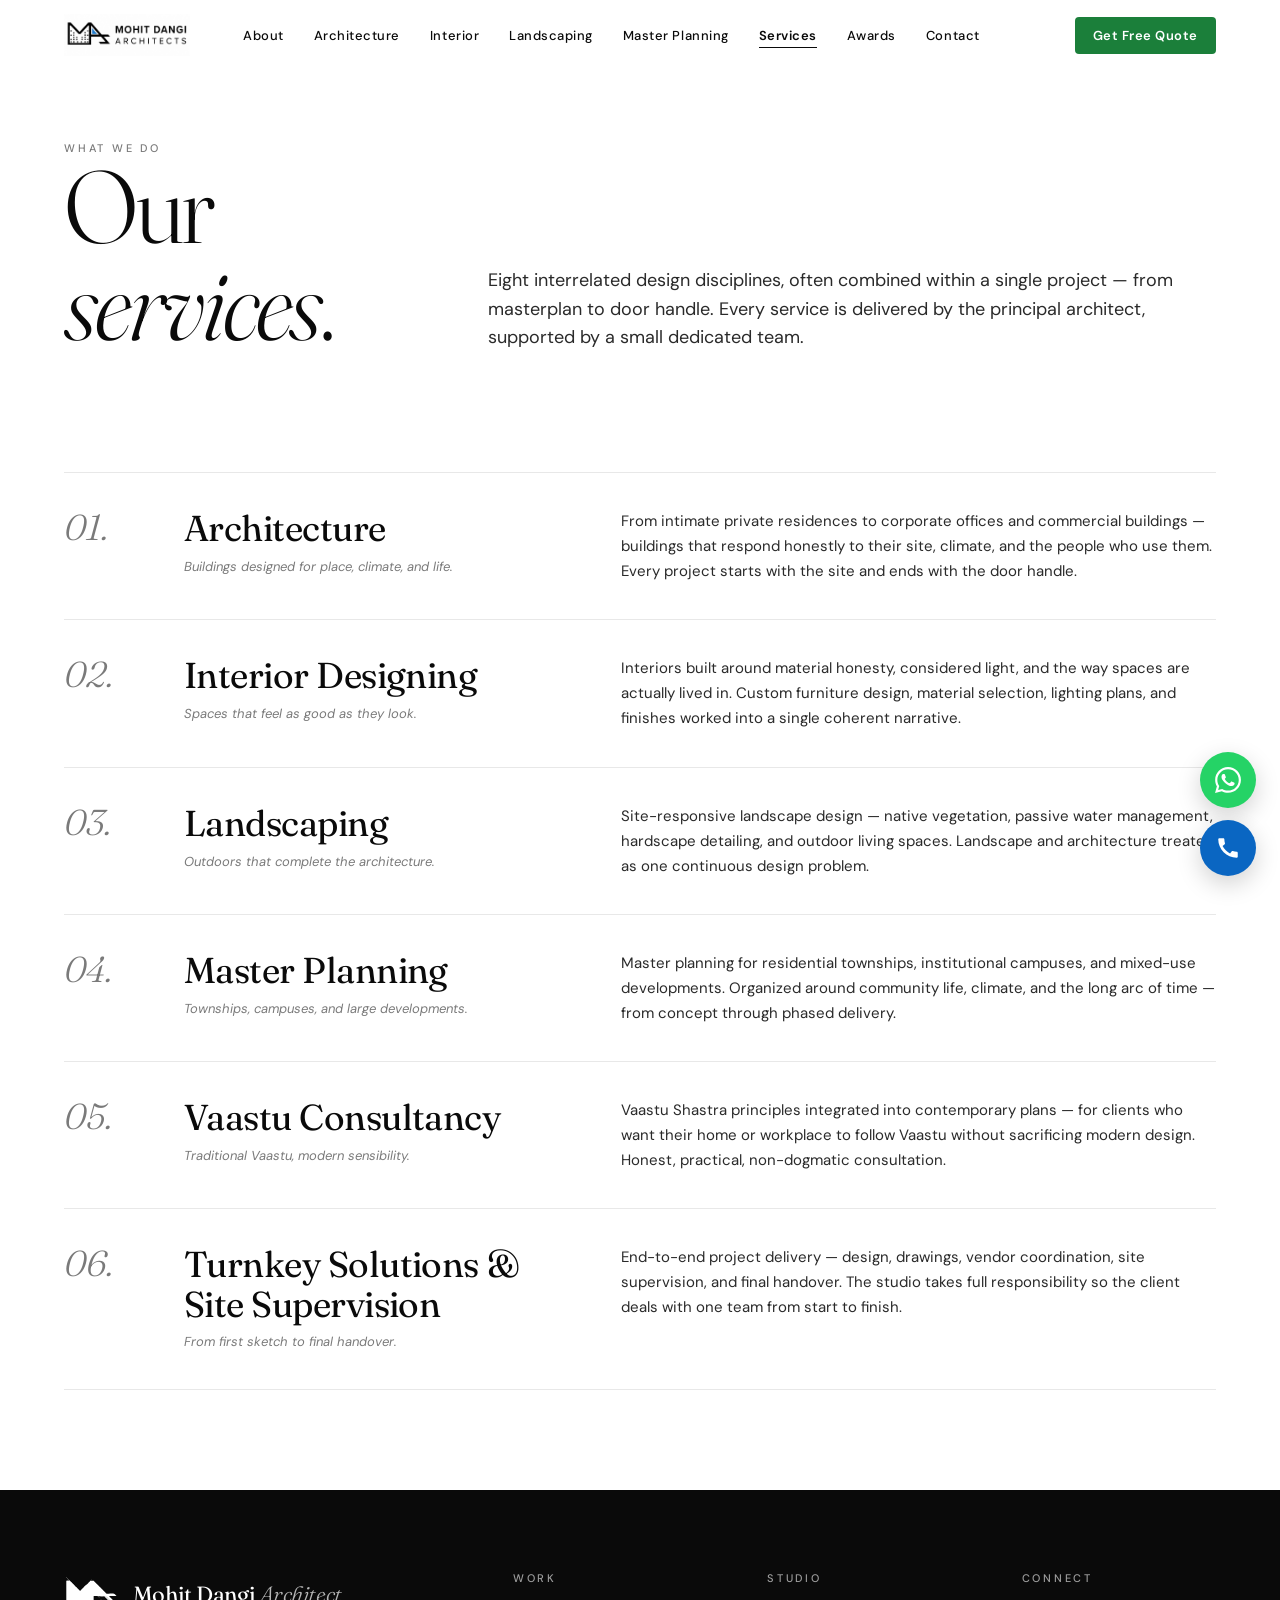
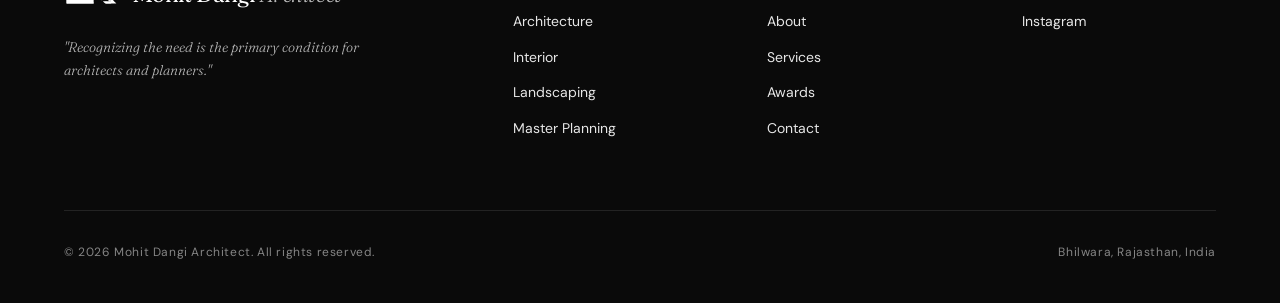
<file: services.html>
<!DOCTYPE html>
<html lang="en">
<head>
  <meta charset="UTF-8">
  <meta name="viewport" content="width=device-width, initial-scale=1.0">
  <title>Services — Mohit Dangi Architect</title>
  <link rel="stylesheet" href="css/style.css">
</head>
<body>
  <header class="page-header">
    <div class="page-header-grid">
      <div>
        <div class="eyebrow">What We Do</div>
        <h1 class="page-title">Our <em>services</em>.</h1>
      </div>
      <p class="page-intro">
        Eight interrelated design disciplines, often combined within a single project — from masterplan to door handle. Every service is delivered by the principal architect, supported by a small dedicated team.
      </p>
    </div>
  </header>

  <section class="services-list" id="services-list">
    <div class="loading">Loading services…</div>
  </section>

  <script src="js/main.js"></script>
</body>
</html>
</file>
<file: css/style.css>
/* ============================================================
   MOHIT DANGI ARCHITECT — Stylesheet v2
   Real logo. Mobile-first. Subtle motion. Clean and editorial.
   ============================================================ */

@import url('https://fonts.googleapis.com/css2?family=Fraunces:ital,opsz,wght@0,9..144,300;0,9..144,400;0,9..144,500;0,9..144,600;1,9..144,300;1,9..144,400&family=DM+Sans:wght@300;400;500;600;700&display=swap');

*, *::before, *::after { box-sizing: border-box; margin: 0; padding: 0; }
html { scroll-behavior: smooth; -webkit-font-smoothing: antialiased; -moz-osx-font-smoothing: grayscale; }
body {
  font-family: 'DM Sans', sans-serif;
  font-size: 16px; line-height: 1.6;
  color: #0A0A0A; background: #FFFFFF;
  overflow-x: hidden;
}
body.menu-open { overflow: hidden; }
img { max-width: 100%; display: block; }
a { color: inherit; text-decoration: none; }
button { background: none; border: none; cursor: pointer; font-family: inherit; }

:root {
  --bg: #FFFFFF;
  --ink: #0A0A0A;
  --soft-ink: #2A2A2A;
  --muted: #7A7A7A;
  --line: #E8E8E8;
  --accent: #1A1A1A;
  --bg-soft: #FAFAFA;
  --logo-blue: #7BA7DB;
  --whatsapp: #25D366;
  --call: #0A66C2;

  --font-display: 'Fraunces', Georgia, serif;
  --font-body: 'DM Sans', sans-serif;

  --max-w: 1600px;
  --pad-x: 5vw;

  --transition: 0.4s cubic-bezier(0.22, 1, 0.36, 1);
}

.display { font-family: var(--font-display); font-weight: 400; letter-spacing: -0.02em; line-height: 1.05; }
h1, h2, h3 { font-family: var(--font-display); font-weight: 400; letter-spacing: -0.02em; }
.eyebrow {
  font-family: var(--font-body);
  font-size: 11px; font-weight: 500; letter-spacing: 0.25em;
  text-transform: uppercase; color: var(--muted);
}

/* === SCROLL REVEAL ANIMATIONS === */
[data-reveal] {
  opacity: 0;
  transform: translateY(30px);
  transition: opacity 0.8s cubic-bezier(0.22, 1, 0.36, 1), transform 0.8s cubic-bezier(0.22, 1, 0.36, 1);
  will-change: opacity, transform;
}
[data-reveal].visible {
  opacity: 1;
  transform: translateY(0);
}

/* === NAV === */
.nav {
  position: fixed; top: 0; left: 0; right: 0; z-index: 100;
  background: rgba(255, 255, 255, 0.92);
  backdrop-filter: blur(12px); -webkit-backdrop-filter: blur(12px);
  border-bottom: 1px solid transparent;
  transition: border-color var(--transition), background var(--transition);
}
.nav.scrolled { border-bottom-color: var(--line); background: rgba(255, 255, 255, 0.98); }

/* When mobile menu is open, remove backdrop-filter to fix stacking context */
body.menu-open .nav {
  backdrop-filter: none;
  -webkit-backdrop-filter: none;
  background: transparent;
  z-index: 200;
}
.nav-inner {
  max-width: var(--max-w); margin: 0 auto;
  padding: 14px var(--pad-x);
  display: flex; align-items: center; justify-content: space-between;
}
.nav-logo {
  display: flex; align-items: center; gap: 14px;
  font-family: var(--font-display);
  color: var(--ink);
  flex: 0 0 auto;
}
.nav-logo-img {
  height: 44px;
  width: auto;
  display: block;
  transition: transform var(--transition);
}
.nav-logo:hover .nav-logo-img { transform: scale(1.05); }
.nav-logo-text {
  display: flex; flex-direction: column; line-height: 1;
}
.nav-logo-text strong {
  font-weight: 600; font-size: 20px;
  letter-spacing: -0.02em; color: var(--ink);
}
.nav-logo-text span {
  font-size: 9px; color: var(--muted);
  letter-spacing: 0.38em; text-transform: uppercase;
  margin-top: 4px; font-family: var(--font-body); font-weight: 500;
}
/* Override for logo-sub — higher specificity wins */
.nav-logo-text .logo-sub {
  font-size: 9px !important;
  text-transform: uppercase !important;
  color: var(--ink) !important;
  font-weight: 700 !important;
  margin-top: 4px !important;
  display: block !important;
  font-family: var(--font-body) !important;
  letter-spacing: normal;
}

.nav-links { display: flex; gap: 30px; list-style: none; }
.nav-links a {
  font-size: 13px; font-weight: 500; letter-spacing: 0.04em;
  position: relative; padding: 4px 0;
  transition: color var(--transition);
  color: var(--ink);
}
.nav-links a::after {
  content: ''; position: absolute; bottom: 0; left: 0; right: 0;
  height: 1px; background: var(--ink);
  transform: scaleX(0); transform-origin: right;
  transition: transform var(--transition);
}
.nav-links a:hover::after, .nav-links a.active::after {
  transform: scaleX(1); transform-origin: left;
}
.nav-links a.active { font-weight: 600; }

.nav-toggle {
  display: none; width: 32px; height: 26px;
  position: relative; padding: 4px;
  z-index: 110;
}
.nav-toggle span {
  position: absolute; left: 4px; width: 24px; height: 2px;
  background: var(--ink); transition: var(--transition);
  border-radius: 1px;
}
.nav-toggle span:nth-child(1) { top: 6px; }
.nav-toggle span:nth-child(2) { top: 50%; transform: translateY(-50%); }
.nav-toggle span:nth-child(3) { bottom: 6px; }
.nav-toggle.open span:nth-child(1) { top: 50%; transform: translateY(-50%) rotate(45deg); }
.nav-toggle.open span:nth-child(2) { opacity: 0; }
.nav-toggle.open span:nth-child(3) { bottom: 50%; transform: translateY(50%) rotate(-45deg); }

@media (max-width: 900px) {
  .nav-inner { padding: 12px var(--pad-x); }
  .nav-logo-img { height: 36px; }
  .nav-logo-text strong { font-size: 16px; }
  .nav-logo-text span { font-size: 8px; letter-spacing: 0.22em; }
  
  .nav-links {
    position: fixed;
    top: 0; left: 0; right: 0; bottom: 0;
    background: #FFFFFF;
    flex-direction: column; align-items: flex-start; justify-content: flex-start;
    padding: 90px var(--pad-x) 80px;
    gap: 28px;
    transform: translateX(100%);
    transition: transform 0.5s cubic-bezier(0.22, 1, 0.36, 1);
    z-index: 105;
    opacity: 1;
    overflow-y: auto;
    -webkit-overflow-scrolling: touch;
  }
  .nav-links.open {
    transform: translateX(0);
  }
  .nav-links li {
    width: 100%;
    border-bottom: 1px solid var(--line);
    padding-bottom: 18px;
  }
  .nav-links li:last-child { border-bottom: none; }
  .nav-links a {
    font-size: 28px;
    font-family: var(--font-display);
    font-weight: 400;
    letter-spacing: -0.01em;
    display: block;
    width: 100%;
  }
  .nav-links a::after { display: none; }
  .nav-toggle { display: block; }
}

/* === FLOATING BUTTONS === */
.floating-btns {
  position: fixed; bottom: 24px; right: 24px;
  display: flex; flex-direction: column; gap: 12px;
  z-index: 90;
}
.float-btn {
  width: 56px; height: 56px;
  border-radius: 50%;
  display: flex; align-items: center; justify-content: center;
  color: #fff;
  box-shadow: 0 8px 24px rgba(0,0,0,0.18);
  transition: transform var(--transition), box-shadow var(--transition);
  animation: pulse-shadow 2.5s ease-in-out infinite;
}
.float-btn:hover {
  transform: scale(1.1);
  box-shadow: 0 12px 32px rgba(0,0,0,0.3);
  animation: none;
}
.float-btn.whatsapp { background: var(--whatsapp); animation-delay: 0s; }
.float-btn.call { background: var(--call); animation-delay: 1.2s; }
.float-btn svg { width: 26px; height: 26px; }

@keyframes pulse-shadow {
  0%, 100% { box-shadow: 0 8px 24px rgba(0,0,0,0.18), 0 0 0 0 currentColor; }
  50% { box-shadow: 0 8px 24px rgba(0,0,0,0.18), 0 0 0 14px transparent; }
}

@media (max-width: 600px) {
  .floating-btns { bottom: 18px; right: 18px; gap: 10px; }
  .float-btn { width: 50px; height: 50px; }
  .float-btn svg { width: 22px; height: 22px; }
}

/* === HERO === */
.hero {
  min-height: 100vh; position: relative;
  display: flex; align-items: flex-end;
  padding: 0 var(--pad-x) 60px; overflow: hidden;
  background: #ffffff;
}
.hero-image { position: absolute; inset: 0; z-index: 0; overflow: hidden; background: #ffffff; }
.hero-image img {
  width: 100%; height: 100%; object-fit: cover;
  animation: kenBurns 18s ease-in-out infinite alternate;
}
@keyframes kenBurns {
  0% { transform: scale(1.0); }
  100% { transform: scale(1.06); }
}
.hero-image::after {
  content: ''; position: absolute; inset: 0;
  background: linear-gradient(to bottom, rgba(248,245,240,0) 0%, rgba(248,245,240,0) 40%, rgba(248,245,240,0.92) 100%);
}
.hero-content {
  position: relative; z-index: 2; color: var(--ink);
  max-width: var(--max-w); margin: 0 auto; width: 100%;
  display: flex; align-items: flex-end; justify-content: space-between;
  flex-wrap: wrap; gap: 40px;
  animation: heroSlideUp 1.2s cubic-bezier(0.22, 1, 0.36, 1) 0.3s both;
}
@keyframes heroSlideUp {
  from { opacity: 0; transform: translateY(40px); }
  to { opacity: 1; transform: translateY(0); }
}
.hero-title {
  font-family: var(--font-display);
  font-size: clamp(34px, 5.5vw, 76px);
  font-weight: 300; line-height: 1.08;
  letter-spacing: -0.025em; max-width: 22ch;
}
.hero-title em { font-style: italic; font-weight: 300; }
.hero-meta {
  font-size: 13px; letter-spacing: 0.15em;
  text-transform: uppercase; max-width: 280px;
  line-height: 1.6; opacity: 0.85; padding-bottom: 8px;
}
.hero-meta strong { display: block; font-weight: 500; margin-bottom: 6px; }

.hero-scroll {
  position: absolute; bottom: 24px; left: 50%;
  transform: translateX(-50%); z-index: 3; color: var(--ink);
  font-size: 10px; letter-spacing: 0.3em; text-transform: uppercase; text-align: center;
  animation: fadeIn 1s ease 1.5s both;
}
@keyframes fadeIn { from { opacity: 0; } to { opacity: 0.85; } }
.hero-scroll::after {
  content: ''; display: block; width: 1px; height: 30px;
  background: var(--ink); margin: 12px auto 0;
  animation: scrollLine 2s ease-in-out infinite;
}
@keyframes scrollLine {
  0%, 100% { transform: scaleY(1); transform-origin: top; }
  50% { transform: scaleY(0.4); transform-origin: top; }
}

@media (max-width: 600px) {
  .hero { padding-bottom: 80px; }
  .hero-content { flex-direction: column; align-items: flex-start; gap: 24px; }
  .hero-title { font-size: 38px; max-width: 100%; }
  .hero-meta { padding-bottom: 0; }
}

/* === SECTIONS === */
.section { padding: 120px var(--pad-x); max-width: var(--max-w); margin: 0 auto; }
.section-header {
  display: flex; align-items: flex-end; justify-content: space-between;
  gap: 40px; margin-bottom: 80px; flex-wrap: wrap;
}
.section-header-left { max-width: 600px; }
.section-title {
  font-family: var(--font-display);
  font-size: clamp(36px, 5vw, 64px);
  font-weight: 300; line-height: 1.05;
  letter-spacing: -0.02em; margin-top: 12px;
}
.section-title em { font-style: italic; }
.section-link {
  font-size: 12px; font-weight: 500; letter-spacing: 0.2em;
  text-transform: uppercase;
  display: inline-flex; align-items: center; gap: 12px;
  padding-bottom: 4px; border-bottom: 1px solid var(--ink);
  transition: gap var(--transition);
}
.section-link:hover { gap: 18px; }

/* === NAV CTA BUTTON (Get Free Quote) === */
.nav-cta {
  display: inline-flex; align-items: center; justify-content: center;
  background: #1B7F3A; color: #fff !important;
  padding: 10px 18px; border-radius: 4px;
  font-size: 13px; font-weight: 600; letter-spacing: 0.04em;
  border: none; cursor: pointer;
  transition: background var(--transition), transform var(--transition);
  margin-left: 12px;
  font-family: var(--font-body);
}
.nav-cta:hover { background: #14692E; transform: translateY(-1px); }
.nav-cta::after { display: none !important; }
#nav-cta-mobile { display: none; }
@media (max-width: 900px) {
  #nav-cta-desktop { display: none; }
  #nav-cta-mobile {
    display: inline-flex; margin-left: 0;
    padding: 12px 22px; font-size: 13px;
  }
}

/* === BOOK CONSULTATION MODAL === */
.modal-overlay {
  position: fixed; inset: 0; z-index: 200;
  background: rgba(10, 10, 10, 0.55);
  display: none; align-items: center; justify-content: center;
  padding: 20px;
  opacity: 0; transition: opacity 0.3s ease;
}
.modal-overlay.open { display: flex; opacity: 1; }
.modal-box {
  background: #0E2A3F; color: #fff;
  width: 100%; max-width: 480px;
  border-radius: 8px; padding: 36px 32px 30px;
  position: relative;
  box-shadow: 0 20px 60px rgba(0,0,0,0.4);
  transform: translateY(20px); transition: transform 0.3s ease;
}
.modal-overlay.open .modal-box { transform: translateY(0); }
.modal-close {
  position: absolute; top: 14px; right: 16px;
  background: none; border: none; color: #fff;
  font-size: 24px; cursor: pointer; line-height: 1;
  opacity: 0.8; transition: opacity var(--transition);
}
.modal-close:hover { opacity: 1; }
.modal-title {
  font-family: var(--font-display);
  font-size: 26px; font-weight: 400;
  line-height: 1.2; margin-bottom: 8px;
  text-align: center;
}
.modal-title em { font-style: italic; color: #6FE89F; }
.modal-subtitle {
  font-size: 13px; color: rgba(255,255,255,0.7);
  text-align: center; margin-bottom: 24px;
}
.modal-form .form-field {
  display: flex; flex-direction: column; gap: 6px; margin-bottom: 14px;
}
.modal-form label {
  font-size: 12px; letter-spacing: 0.08em;
  text-transform: uppercase; color: rgba(255,255,255,0.75);
}
.modal-form input, .modal-form select, .modal-form textarea {
  background: transparent; border: 1px solid rgba(255,255,255,0.3);
  color: #fff; padding: 10px 12px;
  font-size: 14px; font-family: var(--font-body);
  border-radius: 4px;
  transition: border-color var(--transition);
}
.modal-form input:focus, .modal-form select:focus, .modal-form textarea:focus {
  outline: none; border-color: #6FE89F;
}
.modal-form select option { color: #0E2A3F; }
.modal-submit {
  width: 100%; margin-top: 8px;
  background: #1B7F3A; color: #fff;
  padding: 12px 18px; border: none; border-radius: 4px;
  font-size: 14px; font-weight: 600; letter-spacing: 0.05em;
  cursor: pointer; transition: background var(--transition);
  font-family: var(--font-body);
}
.modal-submit:hover { background: #14692E; }
@media (max-width: 600px) {
  .modal-box { padding: 28px 22px 24px; }
  .modal-title { font-size: 22px; }
}

/* === QUICK SERVICES TILES === */
.quick-services {
  padding: 80px var(--pad-x) 40px;
  max-width: var(--max-w); margin: 0 auto;
}
.quick-services-header {
  text-align: center; margin-bottom: 40px;
}
.quick-services-header .eyebrow {
  font-size: 11px; font-weight: 500;
  letter-spacing: 0.3em; text-transform: uppercase;
  color: var(--muted); margin-bottom: 12px;
}
.quick-services-header h2 {
  font-family: var(--font-display);
  font-size: clamp(28px, 4vw, 44px);
  font-weight: 300; letter-spacing: -0.02em;
  line-height: 1.1;
}
.quick-services-header h2 em { font-style: italic; }
.quick-services-grid {
  display: grid;
  grid-template-columns: repeat(4, 1fr);
  gap: 20px;
}
.quick-service-tile {
  display: flex; flex-direction: column; align-items: center;
  text-align: center; padding: 28px 16px 20px;
  border: 1px solid var(--line);
  border-radius: 8px;
  background: #fff;
  cursor: pointer;
  transition: transform var(--transition), box-shadow var(--transition), border-color var(--transition);
}
.quick-service-tile:hover {
  transform: translateY(-4px);
  box-shadow: 0 12px 28px rgba(0,0,0,0.08);
  border-color: var(--ink);
}
.quick-service-icon {
  width: 56px; height: 56px;
  border-radius: 50%;
  background: var(--bg-soft);
  display: flex; align-items: center; justify-content: center;
  margin-bottom: 14px;
  font-size: 26px;
}
.quick-service-name {
  font-family: var(--font-display);
  font-size: 15px; font-weight: 500;
  line-height: 1.3; margin-bottom: 8px;
  color: var(--ink);
}
.quick-service-price {
  font-size: 11px; letter-spacing: 0.1em;
  text-transform: uppercase; color: var(--muted);
  font-weight: 500;
}
.quick-service-price.free { color: #1B7F3A; }
@media (max-width: 900px) {
  .quick-services-grid { grid-template-columns: repeat(2, 1fr); gap: 14px; }
  .quick-services { padding: 60px var(--pad-x) 20px; }
}

/* === PROJECT GRID === */
.project-grid { display: grid; grid-template-columns: repeat(12, 1fr); gap: 48px 32px; align-items: start; }
.project-card { display: block; cursor: pointer; position: relative; overflow: hidden; align-self: start; }
.project-card.span-7 { grid-column: span 7; }
.project-card.span-5 { grid-column: span 5; }
.project-card.span-6 { grid-column: span 6; }
.project-card.span-4 { grid-column: span 4; }
.project-card.span-8 { grid-column: span 8; }
.project-card.span-12 { grid-column: span 12; }

.project-image {
  position: relative; overflow: hidden;
  width: 100%;
}

.project-image-main {
  position: relative;
  width: 100%; height: auto;
  display: block;
  transition: transform 1s cubic-bezier(0.22, 1, 0.36, 1);
}
.project-card:hover .project-image-main { transform: scale(1.03); }

.project-info { padding-top: 14px; display: flex; align-items: baseline; justify-content: space-between; gap: 16px; }
.project-info-left { flex: 1; }
.project-category {
  font-size: 10px; font-weight: 500; letter-spacing: 0.25em;
  text-transform: uppercase; color: var(--muted); margin-bottom: 6px;
}
.project-title {
  font-family: var(--font-display);
  font-size: 24px; font-weight: 400;
  letter-spacing: -0.015em; line-height: 1.1;
}
.project-meta {
  font-size: 12px; letter-spacing: 0.05em; color: var(--muted);
  text-align: right; font-variant-numeric: tabular-nums;
}
.project-meta strong { font-weight: 500; color: var(--ink); }

@media (max-width: 900px) {
  .project-grid { grid-template-columns: 1fr; gap: 50px; }
  .project-card.span-7, .project-card.span-5, .project-card.span-6,
  .project-card.span-4, .project-card.span-8, .project-card.span-12 { grid-column: span 1; }
  .project-image,
  .project-card.span-7 .project-image,
  .project-card.span-8 .project-image,
  .project-card.span-12 .project-image { aspect-ratio: unset; height: auto; }
  .project-title { font-size: 20px; }
  /* Mobile: natural image height — NO fixed height, no squares */
  .project-image { height: auto !important; aspect-ratio: unset !important; background: #fff !important; }
  .project-image-main {
    position: relative !important; inset: auto !important;
    width: 100% !important; height: auto !important;
    display: block !important; object-fit: cover !important;
  }
  .project-info { padding-top: 10px !important; }
}

/* === PAGE HEADER === */
.page-header { padding: 140px var(--pad-x) 60px; max-width: var(--max-w); margin: 0 auto; }
.page-header-grid {
  display: grid; grid-template-columns: 1fr 2fr;
  gap: 60px; align-items: end;
  animation: heroSlideUp 1s cubic-bezier(0.22, 1, 0.36, 1) 0.2s both;
}
.page-title {
  font-family: var(--font-display);
  font-size: clamp(48px, 8vw, 110px);
  font-weight: 300; line-height: 0.95; letter-spacing: -0.03em;
}
.page-title em { font-style: italic; font-weight: 300; }
.page-intro { font-size: 18px; line-height: 1.6; color: var(--soft-ink); max-width: 60ch; }

@media (max-width: 900px) {
  .page-header-grid { grid-template-columns: 1fr; gap: 24px; }
}

/* === ABOUT === */
.about-section { padding: 60px var(--pad-x) 100px; max-width: var(--max-w); margin: 0 auto; }
.about-grid { display: grid; grid-template-columns: 1.2fr 1fr; gap: 100px; align-items: start; }
.about-image {
  position: sticky; top: 100px;
  aspect-ratio: 4 / 5; overflow: hidden;
  background: var(--bg-soft);
  display: flex; align-items: center; justify-content: center;
}
.about-image img { width: 100%; height: 100%; object-fit: cover; }
.about-image-placeholder {
  font-family: var(--font-display); font-style: italic;
  color: var(--muted); font-size: 16px; text-align: center; padding: 40px;
}
.about-text h3 {
  font-size: 32px; font-weight: 300; letter-spacing: -0.02em;
  margin-top: 60px; margin-bottom: 20px;
}
.about-text h3:first-child { margin-top: 0; }
.about-text p { font-size: 16px; line-height: 1.7; color: var(--soft-ink); margin-bottom: 18px; }
.about-text p strong { color: var(--ink); font-weight: 500; }

.about-stats {
  display: grid; grid-template-columns: repeat(3, 1fr); gap: 40px;
  padding: 60px 0; margin: 80px 0;
  border-top: 1px solid var(--line); border-bottom: 1px solid var(--line);
}
.stat-num {
  font-family: var(--font-display);
  font-size: clamp(36px, 5vw, 64px); font-weight: 300;
  line-height: 1; letter-spacing: -0.02em; margin-bottom: 8px;
}
.stat-label { font-size: 12px; letter-spacing: 0.2em; text-transform: uppercase; color: var(--muted); }

@media (max-width: 900px) {
  .about-grid { grid-template-columns: 1fr; gap: 50px; }
  .about-image { position: relative; top: 0; aspect-ratio: 4 / 3; }
  .about-stats { grid-template-columns: 1fr; gap: 30px; padding: 40px 0; margin: 50px 0; }
}

/* === SERVICES PAGE === */
.services-list { padding: 60px var(--pad-x) 100px; max-width: 1400px; margin: 0 auto; }
.service-row {
  display: grid; grid-template-columns: 80px 1fr 1.5fr;
  gap: 40px; padding: 36px 0;
  border-top: 1px solid var(--line);
  align-items: start;
  transition: padding var(--transition);
}
.service-row:hover { padding-left: 12px; }
.service-row:last-child { border-bottom: 1px solid var(--line); }
.service-number {
  font-family: var(--font-display); font-style: italic;
  font-size: 36px; font-weight: 300; color: var(--muted);
  line-height: 1;
}
.service-name {
  font-family: var(--font-display);
  font-size: clamp(24px, 3vw, 36px);
  font-weight: 400; letter-spacing: -0.015em;
  line-height: 1.1;
}
.service-short {
  font-size: 13px; color: var(--muted); margin-top: 8px;
  font-style: italic;
}
.service-description {
  font-size: 15px; line-height: 1.65; color: var(--soft-ink);
}

@media (max-width: 900px) {
  .service-row { grid-template-columns: 1fr; gap: 14px; padding: 32px 0; }
  .service-number { font-size: 24px; }
}

/* === AWARDS === */
.awards-list { padding: 60px var(--pad-x) 100px; max-width: 1200px; margin: 0 auto; }
.award-row {
  display: grid; grid-template-columns: 100px 1fr 220px;
  gap: 40px; padding: 32px 0;
  border-bottom: 1px solid var(--line);
  align-items: start;
  transition: padding var(--transition);
}
.award-row:first-child { border-top: 1px solid var(--line); }
.award-row:hover { padding-left: 10px; }
.award-year {
  font-family: var(--font-display);
  font-size: 28px; font-weight: 300;
  letter-spacing: -0.02em; color: var(--muted);
  font-variant-numeric: tabular-nums;
}
.award-title {
  font-family: var(--font-display);
  font-size: 22px; font-weight: 400;
  letter-spacing: -0.01em; margin-bottom: 6px;
}
.award-org { font-size: 13px; color: var(--muted); letter-spacing: 0.05em; margin-bottom: 10px; }
.award-desc { font-size: 14px; color: var(--soft-ink); line-height: 1.5; }
.award-project {
  font-size: 11px; letter-spacing: 0.25em; text-transform: uppercase;
  color: var(--muted); text-align: right; padding-top: 8px;
}
.award-project strong {
  color: var(--ink); font-weight: 500; display: block;
  margin-top: 4px; font-size: 14px; font-family: var(--font-display);
  letter-spacing: 0; text-transform: none;
}

@media (max-width: 900px) {
  .award-row { grid-template-columns: 1fr; gap: 12px; }
  .award-project { text-align: left; }
}

/* === PROJECT DETAIL === */
.project-hero { height: 90vh; min-height: 600px; position: relative; overflow: hidden; }
.project-hero img {
  width: 100%; height: 100%; object-fit: cover;
  animation: kenBurns 22s ease-in-out infinite alternate;
}
.project-hero::after {
  content: ''; position: absolute; inset: 0;
  background: linear-gradient(to bottom, rgba(0,0,0,0.3) 0%, transparent 30%);
}
.project-detail { max-width: var(--max-w); margin: 0 auto; padding: 100px var(--pad-x); }
.project-detail-header { display: grid; grid-template-columns: 1fr 1.5fr; gap: 80px; margin-bottom: 100px; align-items: start; }
.project-detail-title {
  font-family: var(--font-display);
  font-size: clamp(40px, 6vw, 80px);
  font-weight: 300; line-height: 1;
  letter-spacing: -0.03em; margin-top: 8px;
}
.project-detail-title em { font-style: italic; }
.project-detail-info { font-size: 16px; line-height: 1.7; color: var(--soft-ink); }
.project-detail-info p { margin-bottom: 20px; }
.project-specs {
  margin-top: 40px; padding-top: 40px;
  border-top: 1px solid var(--line);
  display: grid; grid-template-columns: repeat(2, 1fr); gap: 28px 40px;
}
.project-spec { font-size: 13px; }
.project-spec-label {
  letter-spacing: 0.2em; text-transform: uppercase;
  color: var(--muted); margin-bottom: 6px; font-size: 11px;
}
.project-spec-value { color: var(--ink); font-size: 15px; }
.project-gallery { display: grid; gap: 40px; }
.project-gallery img { width: 100%; height: auto; }
.gallery-row-2 { display: grid; grid-template-columns: 1fr 1fr; gap: 40px; }

@media (max-width: 900px) {
  .project-detail-header { grid-template-columns: 1fr; gap: 40px; margin-bottom: 60px; }
  .project-specs { grid-template-columns: 1fr; }
  .gallery-row-2 { grid-template-columns: 1fr; }
  .project-hero { height: 70vh; min-height: 400px; }
  .project-detail { padding: 60px var(--pad-x); }
}

.next-project {
  border-top: 1px solid var(--line); margin-top: 80px; padding: 60px 0;
  display: flex; align-items: baseline; justify-content: space-between;
  gap: 20px; flex-wrap: wrap;
}
.next-project-label { font-size: 12px; letter-spacing: 0.25em; text-transform: uppercase; color: var(--muted); }
.next-project-title {
  font-family: var(--font-display);
  font-size: clamp(28px, 4vw, 44px); font-weight: 300;
  letter-spacing: -0.02em; transition: color var(--transition);
}
.next-project:hover .next-project-title { color: var(--muted); }

/* === CONTACT === */
.contact-section { padding: 60px var(--pad-x) 100px; max-width: var(--max-w); margin: 0 auto; }
.contact-grid { display: grid; grid-template-columns: 1fr 1fr; gap: 80px; }
.contact-info h3 {
  font-size: 12px; font-weight: 500; letter-spacing: 0.2em;
  text-transform: uppercase; color: var(--muted);
  margin-bottom: 14px; margin-top: 36px;
}
.contact-info h3:first-child { margin-top: 0; }
.contact-info p, .contact-info a {
  font-size: 16px; line-height: 1.6;
  color: var(--ink); display: block; margin-bottom: 4px;
}
.contact-info a:hover { text-decoration: underline; }

.contact-form { display: flex; flex-direction: column; gap: 22px; }
.form-row { display: grid; grid-template-columns: 1fr 1fr; gap: 22px; }
.form-field { display: flex; flex-direction: column; }
.form-field label {
  font-size: 11px; letter-spacing: 0.2em;
  text-transform: uppercase; color: var(--muted); margin-bottom: 8px;
}
.form-field input, .form-field textarea, .form-field select {
  border: none; border-bottom: 1px solid var(--line);
  padding: 12px 0; font-family: var(--font-body); font-size: 16px;
  background: transparent; color: var(--ink); outline: none;
  transition: border-color var(--transition); border-radius: 0;
}
.form-field select {
  cursor: pointer; appearance: none; -webkit-appearance: none;
  background-image: url("data:image/svg+xml;charset=UTF-8,%3csvg xmlns='http://www.w3.org/2000/svg' width='12' height='12' viewBox='0 0 24 24' fill='none' stroke='%237A7A7A' stroke-width='2'%3e%3cpolyline points='6 9 12 15 18 9'%3e%3c/polyline%3e%3c/svg%3e");
  background-repeat: no-repeat; background-position: right 4px center; padding-right: 24px;
}
.form-field input:focus, .form-field textarea:focus, .form-field select:focus { border-bottom-color: var(--ink); }
.form-field textarea { resize: vertical; min-height: 100px; }

.btn-primary {
  display: inline-block; padding: 16px 0;
  font-size: 12px; font-weight: 500; letter-spacing: 0.25em;
  text-transform: uppercase;
  border-bottom: 1px solid var(--ink);
  align-self: flex-start; cursor: pointer;
  transition: opacity var(--transition);
  background: none;
}
.btn-primary:hover { opacity: 0.6; }

.contact-map { margin-top: 80px; max-width: var(--max-w); padding: 0 var(--pad-x); margin-left: auto; margin-right: auto; }
.contact-map iframe { width: 100%; height: 420px; border: none; filter: grayscale(0.4) contrast(1.05); }

@media (max-width: 900px) {
  .contact-grid { grid-template-columns: 1fr; gap: 50px; }
  .form-row { grid-template-columns: 1fr; }
  .contact-map iframe { height: 320px; }
}

/* === FOOTER === */
.footer { background: #0A0A0A; color: #fff; padding: 80px var(--pad-x) 40px; }
.footer-inner { max-width: var(--max-w); margin: 0 auto; }
.footer-top {
  display: grid; grid-template-columns: 2fr 1fr 1fr 1fr;
  gap: 60px; padding-bottom: 60px;
  border-bottom: 1px solid rgba(255, 255, 255, 0.1);
}
.footer-brand-wrap { display: flex; align-items: center; gap: 14px; margin-bottom: 18px; }
.footer-logo-img {
  height: 48px; width: auto;
  filter: brightness(0) invert(1);
}
.footer-brand {
  font-family: var(--font-display);
  font-size: 22px; font-weight: 400; letter-spacing: -0.02em;
  line-height: 1.1;
}
.footer-brand em { font-style: italic; font-weight: 300; color: rgba(255, 255, 255, 0.7); }
.footer-tagline {
  font-family: var(--font-display); font-style: italic; font-weight: 300;
  font-size: 14px; line-height: 1.6;
  color: rgba(255, 255, 255, 0.7); max-width: 320px;
}

.footer-col h4 {
  font-size: 11px; font-weight: 500; letter-spacing: 0.25em;
  text-transform: uppercase; color: rgba(255, 255, 255, 0.6); margin-bottom: 20px;
}
.footer-col ul { list-style: none; }
.footer-col ul li { margin-bottom: 10px; }
.footer-col a { font-size: 14px; color: rgba(255, 255, 255, 0.9); transition: color var(--transition); }
.footer-col a:hover { color: #fff; }

.footer-bottom {
  padding-top: 32px;
  display: flex; align-items: center; justify-content: space-between;
  gap: 20px; flex-wrap: wrap; font-size: 12px;
  color: rgba(255, 255, 255, 0.5); letter-spacing: 0.05em;
}

@media (max-width: 900px) {
  .footer-top { grid-template-columns: 1fr 1fr; gap: 40px; }
}
@media (max-width: 600px) {
  .footer-top { grid-template-columns: 1fr; }
}

/* === PHILOSOPHY === */
.philosophy { padding: 140px var(--pad-x); max-width: 1200px; margin: 0 auto; text-align: center; }
.philosophy-quote {
  font-family: var(--font-display); font-style: italic; font-weight: 300;
  font-size: clamp(28px, 4vw, 48px); line-height: 1.25;
  letter-spacing: -0.02em; color: var(--ink);
}
.philosophy-quote::before { content: '“'; color: var(--muted); }
.philosophy-quote::after { content: '”'; color: var(--muted); }
.philosophy-author {
  margin-top: 40px;
  font-size: 12px; letter-spacing: 0.3em;
  text-transform: uppercase; color: var(--muted);
}

@media (max-width: 600px) {
  .philosophy { padding: 80px var(--pad-x); }
}

/* === LOADING === */
.loading {
  text-align: center; padding: 100px 20px;
  color: var(--muted); font-size: 14px;
  letter-spacing: 0.15em; text-transform: uppercase;
}

/* === RESPONSIVE === */
@media (max-width: 600px) {
  :root { --pad-x: 22px; }
  .section { padding: 80px var(--pad-x); }
  .section-header { margin-bottom: 50px; }
  .page-header { padding: 110px var(--pad-x) 40px; }
}

/* === SKETCH SLIDESHOW (hero replacement) === */
.sketch-slide {
  position: absolute; inset: 0;
  display: flex; align-items: center; justify-content: center;
  opacity: 0; transition: opacity 1.4s ease;
  pointer-events: none;
}
.sketch-slide.active { opacity: 1; }
.sketch-slide svg {
  width: 100%; height: 100%;
  padding: 40px 60px;
  max-width: 1100px; margin: 0 auto; display: block;
}
@media (max-width: 768px) {
  .sketch-slide svg {
    padding: 20px 24px !important;
  }
}
/* keep the gradient overlay from hero-image::after working */
.sketch-dots {
  position: absolute; bottom: 28px; left: 50%;
  transform: translateX(-50%);
  display: flex; gap: 8px; z-index: 5;
}
.sketch-dot {
  width: 7px; height: 7px; border-radius: 50%;
  background: rgba(255,255,255,0.35); cursor: pointer;
  transition: background 0.3s, transform 0.3s;
  border: none;
}
.sketch-dot.active {
  background: rgba(255,255,255,0.9);
  transform: scale(1.3);
}
/* hero title fade transition */
.hero-title { transition: opacity 0.7s ease; }

/* mobile nav scroll fix */
@media (max-width: 900px) {
  .nav-links {
    overflow-y: auto !important;
    -webkit-overflow-scrolling: touch !important;
    justify-content: flex-start !important;
    padding-top: 90px !important;
    padding-bottom: 60px !important;
  }
}

/* === SKETCH + HERO WHITE THEME OVERRIDES === */

/* White/cream background for hero */
.hero { background: #ffffff; }

/* hero-meta dark text */
.hero-meta { color: var(--ink); }

/* Sketch dark ink strokes — override the light colors from JS SVGs */
.sketch-slide svg { filter: invert(0); }



/* Logo name split: "Mohit Dangi" + sub "Architect" */
.logo-name {
  font-size: 20px; font-weight: 600;
  letter-spacing: -0.02em; color: var(--ink);
  display: block; line-height: 1.1;
  font-family: var(--font-display);
}
.logo-sub {
  font-size: 9px;
  text-transform: uppercase; color: var(--ink);
  font-weight: 700; margin-top: 4px; display: block;
  font-family: var(--font-body);
  width: 100%;
  text-align: justify;
  text-align-last: justify;
  letter-spacing: 0.05em;
}
@media (max-width: 900px) {
  .logo-name { font-size: 16px; }
  .logo-sub { font-size: 8px; letter-spacing: 0.05em; }
}

/* Project cards — prevent stretching */
.project-grid { align-items: start; }
.project-card { align-self: start !important; }

/* === MOBILE HERO: sketch visible at top, text below === */
@media (max-width: 768px) {
  /* Hero becomes a column: sketch block on top, text block below */
  .hero {
    flex-direction: column !important;
    align-items: stretch !important;
    justify-content: flex-start !important;
    padding: 0 !important;
    min-height: auto !important;
    height: auto !important;
  }

  /* Sketch: NOT absolute on mobile — sits as a real block at top */
  .hero-image {
    position: relative !important;
    inset: auto !important;
    width: 100% !important;
    height: 30vw !important;
    min-height: 150px !important;
    flex-shrink: 0 !important;
  }

  /* The gradient fade at bottom of sketch area */
  .hero-image::after {
    background: linear-gradient(to bottom,
      rgba(255,255,255,0) 60%,
      rgba(255,255,255,0.9) 100%) !important;
  }

  /* Text block: sits below the sketch */
  .hero-content {
    position: relative !important;
    z-index: 2 !important;
    padding: 10px 20px 28px !important;
    flex-direction: column !important;
    align-items: flex-start !important;
    gap: 10px !important;
  }

  .hero-title {
    font-size: 28px !important;
    line-height: 1.15 !important;
    max-width: 100% !important;
  }

  .hero-meta {
    font-size: 11px !important;
    padding-bottom: 0 !important;
  }

  /* Scroll indicator hidden on mobile */
  .hero-scroll { display: none !important; }

  /* Sketch dots move to bottom of sketch image block */
  .sketch-dots {
    bottom: auto !important;
    top: calc(52vw - 28px) !important;
    left: 50% !important;
  }
}

/* Full logo image in nav */
.nav-logo-full {
  height: 42px;
  width: auto;
  display: block;
  transition: opacity 0.2s ease;
}
.nav-logo:hover .nav-logo-full { opacity: 0.8; }
@media (max-width: 900px) {
  .nav-logo-full { height: 34px; }
}
</file>
